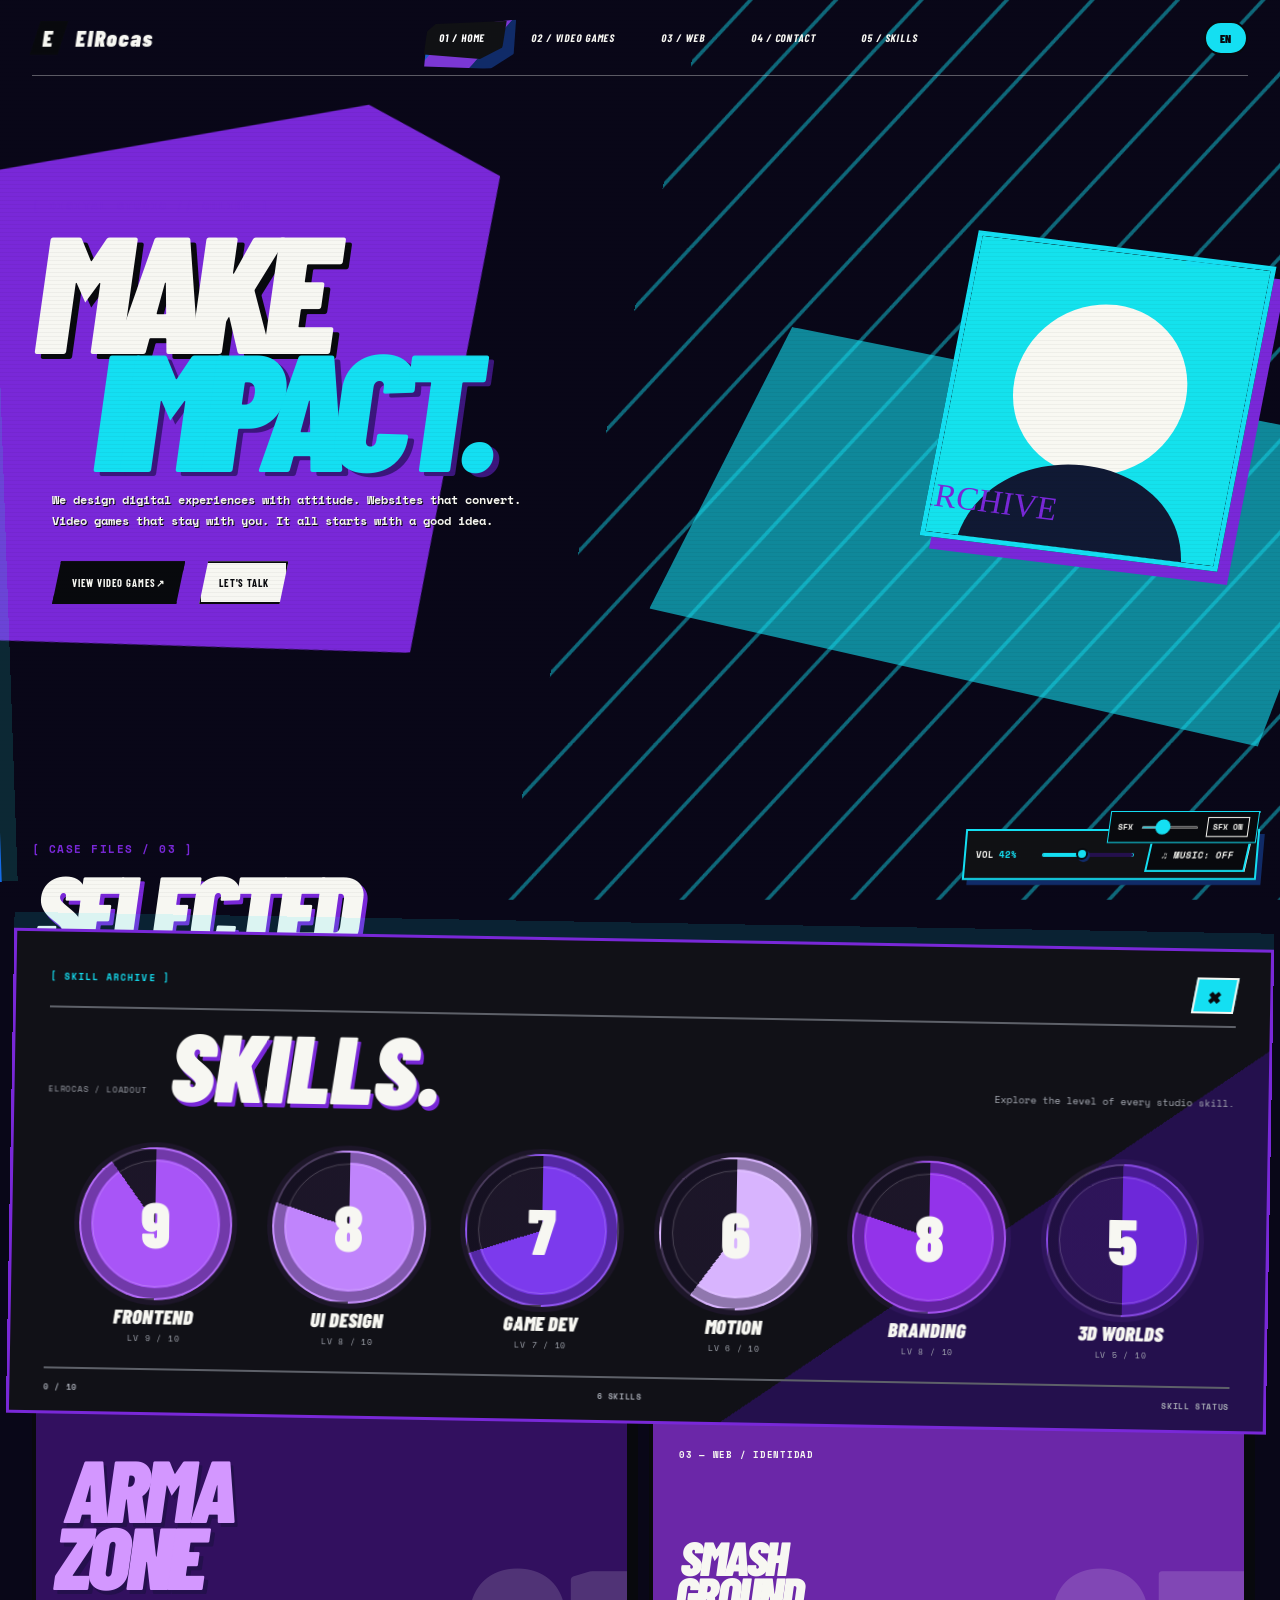
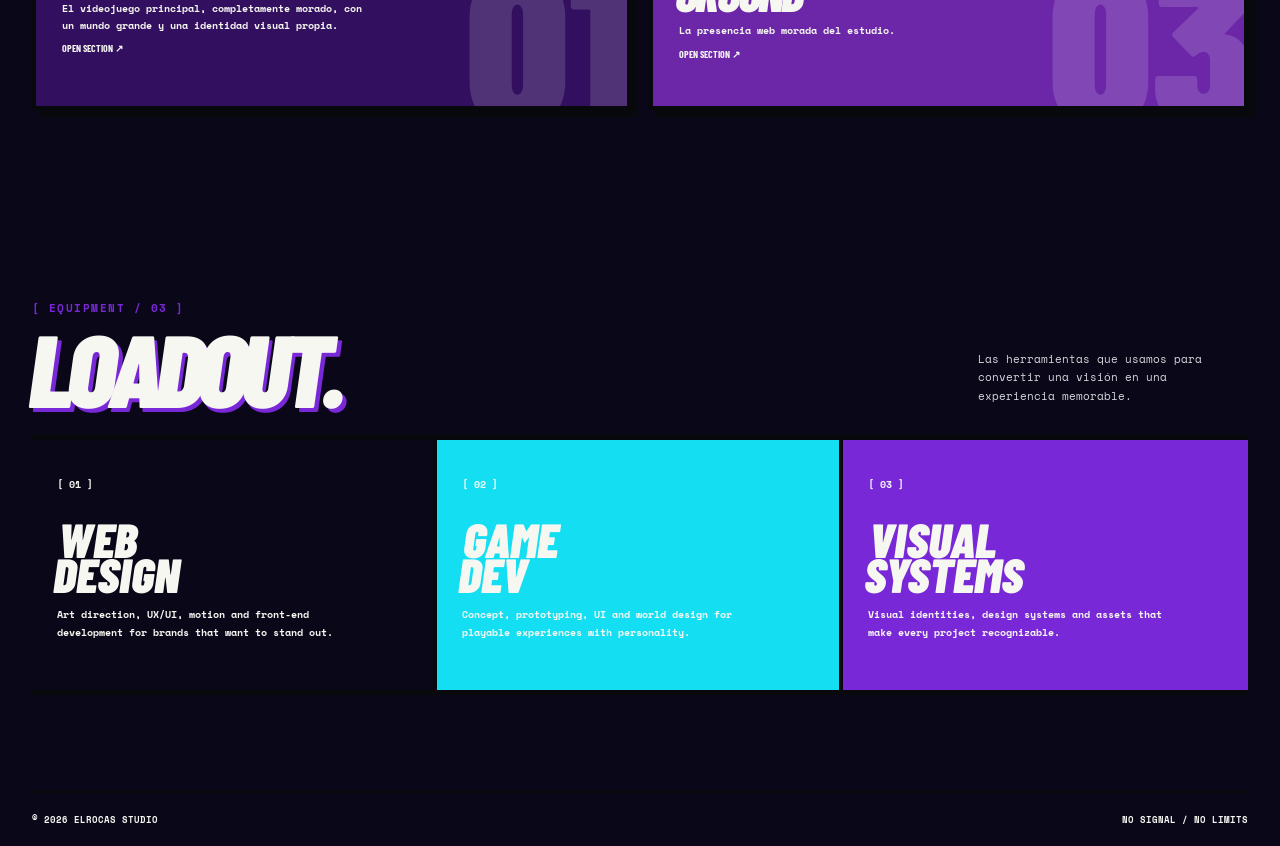
<file: index.html>
<!doctype html>
<html lang="en">
<head>
  <base href="./">
  <meta charset="utf-8">
  <meta name="viewport" content="width=device-width, initial-scale=1">
  <meta name="description" content="ElRocas portfolio: web design and video game development.">
  <title>ElRocas // Digital Portfolio</title>
  <link rel="preconnect" href="https://fonts.googleapis.com">
  <link rel="preconnect" href="https://fonts.gstatic.com" crossorigin>
  <link href="https://fonts.googleapis.com/css2?family=Barlow+Condensed:wght@500;700;800;900&family=Space+Mono:wght@400;700&display=swap" rel="stylesheet">
  <link rel="stylesheet" href="styles/styles.css">
  <link rel="stylesheet" href="styles/contact.css">
  <link rel="stylesheet" href="styles/skills.css">
  <link rel="stylesheet" href="styles/hover.css">
  <link rel="stylesheet" href="styles/transition.css">
  <script src="scripts/music.js" defer></script>
  <script src="scripts/sound.js" defer></script>
  <script src="scripts/contact.js" defer></script>
  <script src="scripts/i18n.js" defer></script>
  <script src="scripts/skills.js" defer></script>
  <script src="scripts/spa.js" defer></script>
  <script src="scripts/script.js" defer></script>
</head>
<body>
  <div class="page-transition" data-transition="home" aria-hidden="true"><span data-code="01 / HOME" data-label="DIGITAL PORTFOLIO">LOADING NEXT FILE</span></div>
  <div class="scanlines" aria-hidden="true"></div>
  <audio id="site-music" preload="none" data-src="assets/audio/portfolio-theme.mp3" data-playlist="assets/audio/portfolio-theme.mp3,assets/audio/track-two.mp3,assets/audio/track-three.mp3"></audio>
  <div class="music-control" aria-label="Controles de música">
    <label for="music-volume">VOL <output id="music-volume-value" for="music-volume">42%</output></label>
    <input id="music-volume" type="range" min="0" max="100" value="42" step="1" aria-label="Volumen de la música">
    <button class="music-toggle" type="button" aria-pressed="false">♫ MUSIC: OFF</button>
  </div>
  <div class="sound-control" aria-label="Controles de sonido de interfaz">
    <label for="sound-volume">SFX</label>
    <input id="sound-volume" type="range" min="0" max="100" value="34" step="1" aria-label="Volumen de los sonidos de interfaz">
    <button id="sound-toggle" type="button" aria-pressed="false">SFX ON</button>
  </div>
  <header class="topbar container">
    <a class="brand" href="#home" aria-label="Volver al inicio"><span class="brand-mark">E</span> ElRocas</a>
    <button class="menu-toggle" type="button" aria-label="Abrir menú" aria-expanded="false" aria-controls="main-nav"><span></span><span></span><span></span></button>
    <button class="language-toggle" type="button" data-language-toggle>EN</button>
    <nav id="main-nav" aria-label="Navegación principal">
      <a class="active" href="#home">01 / inicio</a>
      <a href="pages/games.html" data-transition="games">02 / videojuegos</a>
      <a href="pages/web.html" data-transition="web">03 / web</a>
      <a href="#" data-contact-trigger>04 / contacto</a>
      <a href="#" data-skills-trigger data-i18n="skills-button">05 / Skills</a>
    </nav>
  </header>

  <main>
    <section class="hero container" id="home">
      <div class="hero-content">
        <p class="eyebrow">[ ESTUDIO DIGITAL // ONLINE ]</p>
        <h1 data-i18n-html="hero-title">Make<br><span>impact.</span></h1>
        <p class="hero-copy">Diseñamos experiencias digitales con actitud. Sitios web que convierten. Videojuegos que se quedan contigo. Todo empieza con una buena idea.</p>
        <div class="hero-actions">
          <a class="button" href="pages/games.html" data-transition="games">Ver videojuegos <span>↗</span></a>
          <a class="button secondary" href="#" data-contact-trigger>Hablemos</a>
        </div>
      </div>
      <aside class="hud-card" aria-label="Estado del estudio">
        <!-- Sustituye el src por tu propia imagen de la tarjeta de estado. -->
        <img class="hud-card-image" src="assets/games/frame-archive.svg" alt="Tarjeta de estado de ElRocas">
      </aside>
    </section>

    <section class="section container" id="work">
      <div class="section-heading">
        <div><p class="eyebrow">[ CASE FILES / 03 ]</p><h2 data-i18n-html="work-title">Selected<br>work.</h2></div>
        <p>Una selección de proyectos donde estrategia, diseño y tecnología se cruzan para crear algo que merece ser visto.</p>
      </div>
      <div class="filter-bar" role="group" aria-label="Filtrar proyectos">
        <button class="filter active" type="button" data-filter="all">Todos</button>
        <button class="filter" type="button" data-filter="web">Web</button>
        <button class="filter" type="button" data-filter="game">Videojuegos</button>
      </div>
      <div class="projects">
        <article class="project large" data-number="01" data-category="game" data-title="Armazone" data-description="El proyecto principal: una aventura morada con identidad visual, interfaz de usuario y experiencia de juego.">
          <span class="tag">01 — videojuego / proyecto principal</span><div class="project-icon"></div>
          <h3>Arma<br>zone</h3><p>El videojuego principal, completamente morado, con un mundo grande y una identidad visual propia.</p>
          <a class="project-link" href="pages/games.html" data-transition="games">Abrir sección ↗</a>
        </article>
        <article class="project" data-number="02" data-category="game" data-title="Pepe Souls" data-description="Videojuego secundario de color amarillo con combates breves y personalidad propia.">
          <span class="tag">02 — videojuego / secundario</span><h3>Pepe<br>souls</h3><p>El juego amarillo, más pequeño, directo y desenfadado.</p>
          <a class="project-link" href="pages/games/pepe-souls.html" target="_blank" rel="noopener">Abrir juego ↗</a>
        </article>
        <article class="project" data-number="03" data-category="web" data-title="Smash Ground" data-description="La página web morada del estudio y su identidad digital.">
          <span class="tag">03 — web / identidad</span><h3>Smash<br>Ground</h3><p>La presencia web morada del estudio.</p>
          <a class="project-link" href="pages/web.html" data-transition="web">Abrir sección ↗</a>
        </article>
      </div>
    </section>

    <section class="section container" id="services">
      <div class="section-heading"><div><p class="eyebrow">[ EQUIPMENT / 03 ]</p><h2 data-i18n-html="loadout-title">Loadout.</h2></div><p>Las herramientas que usamos para convertir una visión en una experiencia memorable.</p></div>
      <div class="services">
        <article class="service"><span class="service-number">[ 01 ]</span><h3>Web<br>design</h3><p>Dirección de arte, UX/UI, motion y desarrollo front-end para marcas que quieren destacar.</p></article>
        <article class="service"><span class="service-number">[ 02 ]</span><h3>Game<br>dev</h3><p>Concepto, prototipado, UI y diseño de mundos para experiencias jugables con personalidad.</p></article>
        <article class="service"><span class="service-number">[ 03 ]</span><h3>Visual<br>systems</h3><p>Identidades visuales, sistemas de diseño y assets que hacen reconocible cada proyecto.</p></article>
      </div>
    </section>

  </main>

  <footer class="container"><span>© <span id="year">2026</span> ELROCAS STUDIO</span><span>NO SIGNAL / NO LIMITS</span></footer>
  <div id="contact-root"></div>
  <div id="skills-root"></div>
</body>
</html>
</file>
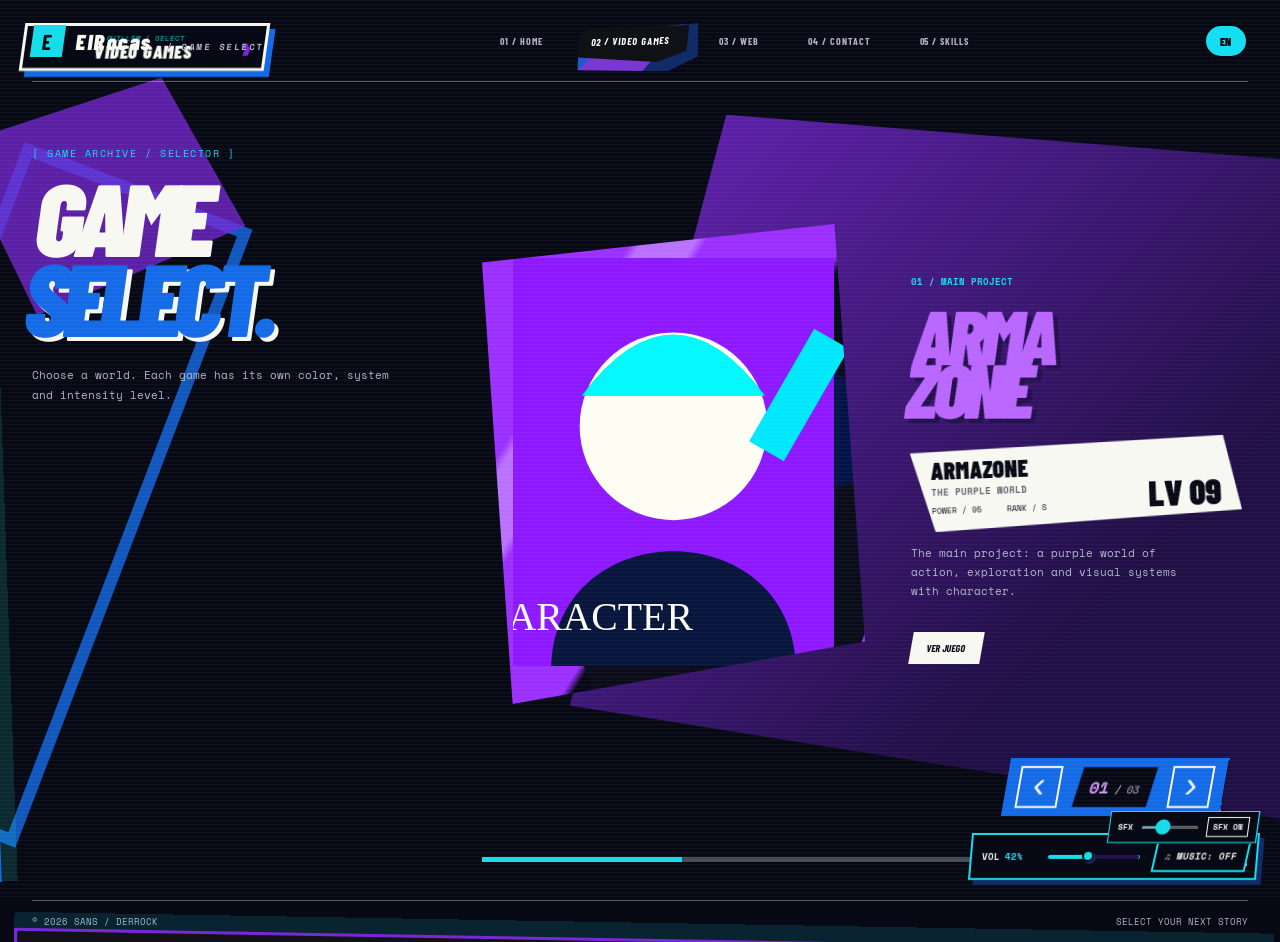
<file: pages/games.html>
<!doctype html>

<html lang="en">

<head>

  <base href="../">

  <meta charset="utf-8">

  <meta name="viewport" content="width=device-width, initial-scale=1">

  <meta name="description" content="Video games and interactive experiences by Nebula 09.">

  <title>ElRocas // Game Select</title>

  <link rel="preconnect" href="https://fonts.googleapis.com">

  <link rel="preconnect" href="https://fonts.gstatic.com" crossorigin>

  <link href="https://fonts.googleapis.com/css2?family=Barlow+Condensed:wght@500;700;800;900&family=Space+Mono:wght@400;700&display=swap" rel="stylesheet">

  <link rel="stylesheet" href="styles/games.css">

  <link rel="stylesheet" href="styles/contact.css">

  <link rel="stylesheet" href="styles/skills.css">

  <link rel="stylesheet" href="styles/hover.css">

  <link rel="stylesheet" href="styles/transition.css">

  <script src="scripts/music.js" defer></script>

  <script src="scripts/sound.js" defer></script>

  <script src="scripts/contact.js" defer></script>

  <script src="scripts/skills.js" defer></script>

  <script src="scripts/i18n.js" defer></script>

  <script src="scripts/spa.js" defer></script>

  <script src="scripts/games.js" defer></script>

</head>

<body class="games-page">

  <div class="page-transition" data-transition="games" aria-hidden="true"><span data-code="02 / PLAY" data-label="GAME SELECT">LOADING GAME FILE</span></div>

  <audio id="site-music" preload="none" data-src="assets/audio/portfolio-theme.mp3" data-playlist="assets/audio/portfolio-theme.mp3,assets/audio/track-two.mp3,assets/audio/track-three.mp3"></audio>

  <div class="music-control" aria-label="Controles de música">

    <label for="music-volume">VOL <output id="music-volume-value" for="music-volume">42%</output></label>

    <input id="music-volume" type="range" min="0" max="100" value="42" step="1" aria-label="Volumen de la música">

    <button class="music-toggle" type="button" aria-pressed="false"> MUSIC: OFF</button>

  </div>

  <div class="sound-control" aria-label="Controles de sonido de interfaz">

    <label for="sound-volume">SFX</label>

    <input id="sound-volume" type="range" min="0" max="100" value="34" step="1" aria-label="Volumen de los sonidos de interfaz">

    <button id="sound-toggle" type="button" aria-pressed="false">SFX ON</button>

  </div>

  <div class="mode-selector" aria-label="Cambiar sección">

    <a class="mode-arrow" href="pages/web.html" data-transition="web" aria-label="Ir a web">&#x2039;</a>

    <div><span>GUILLEM / SELECT</span><strong>VIDEO GAMES</strong></div>

    <a class="mode-arrow" href="pages/web.html" data-transition="web" aria-label="Ir a web">&#x203A;</a>

  </div>

  <header class="games-header">

    <a class="game-logo" href="index.html" data-transition="home"><b>E</b> ElRocas <small>/ GAME SELECT</small></a>

    <nav id="games-navigation"><a href="index.html" data-transition="home">01 / inicio</a><a class="active" href="pages/games.html">02 / videojuegos</a><a href="pages/web.html" data-transition="web">03 / web</a><a href="#" data-contact-trigger>04 / contacto</a><a href="#" data-skills-trigger>05 / Skills</a></nav>

    <div class="header-actions">
      <button class="language-toggle" type="button" data-language-toggle>EN</button>
      <button class="game-menu" type="button" aria-label="Abrir menú" aria-expanded="false" aria-controls="games-navigation"><span></span><span></span><span></span></button>
    </div>

  </header>

  <main>

    <section class="game-intro">

      <div class="side-label">VILAFRANCA ARCHIVE <b>03 / 05</b></div>

      <div class="game-copy"><p class="eyebrow">[ GAME ARCHIVE / SELECTOR ]</p><h1 data-i18n-html="game-title">Game<br><em>select.</em></h1><p>Elige un mundo. Cada juego tiene su propio color, sistema y nivel de intensidad.</p></div>

      <div class="carousel-controls" aria-label="Controles de proyectos">

        <button class="arrow prev" type="button" aria-label="Proyecto anterior"><span aria-hidden="true">&#x2039;</span></button>

        <span class="selector-count"><b id="slide-current">01</b> / <i id="slide-total">03</i></span>

        <button class="arrow next" type="button" aria-label="Siguiente proyecto"><span aria-hidden="true">&#x203A;</span></button>

      </div>

      <div class="game-carousel" tabindex="0">

        <article class="game-slide is-current game-armazone" data-index="01" data-color="purple">

          <div class="slide-art art-fall">

            <!-- Sustituye el src por la ruta de tu imagen de Armazone, por ejemplo: assets/games/armazone-selector.png -->

            <img class="selector-art-image" src="assets/games/frame-character.svg" alt="Diseño de Armazone">

            <i></i><div class="art-character art-character-purple"></div>

          </div>

          <div class="slide-info"><p class="slide-type">01 / MAIN PROJECT</p><h2>Arma<br>zone</h2><div class="stat-panel"><strong>ARMAZONE</strong><span>THE PURPLE WORLD</span><b>LV 09</b><small>POWER / 95 &nbsp;  &nbsp; RANK / S</small></div><p>El proyecto principal: un mundo morado de acción, exploración y sistemas visuales con carácter.</p><a class="game-cta" href="pages/games/armazone.html" target="_blank" rel="noopener">Ver juego </a></div>

        </article>

        <article class="game-slide game-pepe" data-index="02" data-color="yellow">

          <div class="slide-art art-rift">

            <!-- Sustituye el src por la ruta de tu imagen de Pepe Souls, por ejemplo: assets/games/pepe-souls-selector.png -->

            <img class="selector-art-image" src="assets/games/frame-character.svg" alt="Diseño de Pepe Souls">

            <i></i><div class="art-character art-character-yellow"></div>

          </div>

          <div class="slide-info"><p class="slide-type">02 / SECONDARY PROJECT</p><h2>Pepe<br>souls</h2><div class="stat-panel"><strong>PEPE SOULS</strong><span>THE YELLOW RUN</span><b>LV 06</b><small>POWER / 61 &nbsp;  &nbsp; RANK / A</small></div><p>Una aventura amarilla, más pequeña y directa, donde cada combate tiene una historia detrás.</p><a class="game-cta" href="pages/games/pepe-souls.html" target="_blank" rel="noopener">Ver juego </a></div>

        </article>

        <article class="game-slide game-straghess" data-index="03" data-color="dark-red">

          <div class="slide-art art-echo">

            <!-- Sustituye el src por la ruta de tu imagen de Straghess, por ejemplo: assets/games/straghess-selector.png -->

            <img class="selector-art-image" src="assets/games/frame-character.svg" alt="Diseño de Straghess">

            <i></i><div class="art-character art-character-red"></div>

          </div>

          <div class="slide-info"><p class="slide-type">03 / DARK PROJECT</p><h2>Strag<br>hess</h2><div class="stat-panel"><strong>STRAGHESS</strong><span>THE DARK SIGNAL</span><b>LV 08</b><small>POWER / 82 &nbsp;  &nbsp; RANK / A+</small></div><p>Un proyecto rojo oscuro, extraño y atmosférico, construido alrededor de la tensión.</p><a class="game-cta" href="pages/games/straghess.html" target="_blank" rel="noopener">Ver juego </a></div>

        </article>

      </div>

      <div class="story-track" aria-label="Navegación de proyectos"><div class="story-line"><span></span></div><div class="story-dots"><button class="is-current" data-go="0" aria-label="Ir al proyecto 1"></button><button data-go="1" aria-label="Ir al proyecto 2"></button><button data-go="2" aria-label="Ir al proyecto 3"></button></div><small>USE &#x2190; &#x2192; / SWIPE</small></div>

    </section>

  </main>

  <footer class="game-footer"><span>© 2026 SANS / DERROCK</span><span>SELECT YOUR NEXT STORY</span></footer>

  <div id="contact-root"></div>

  <div id="skills-root"></div>

</body>

</html>
</file>
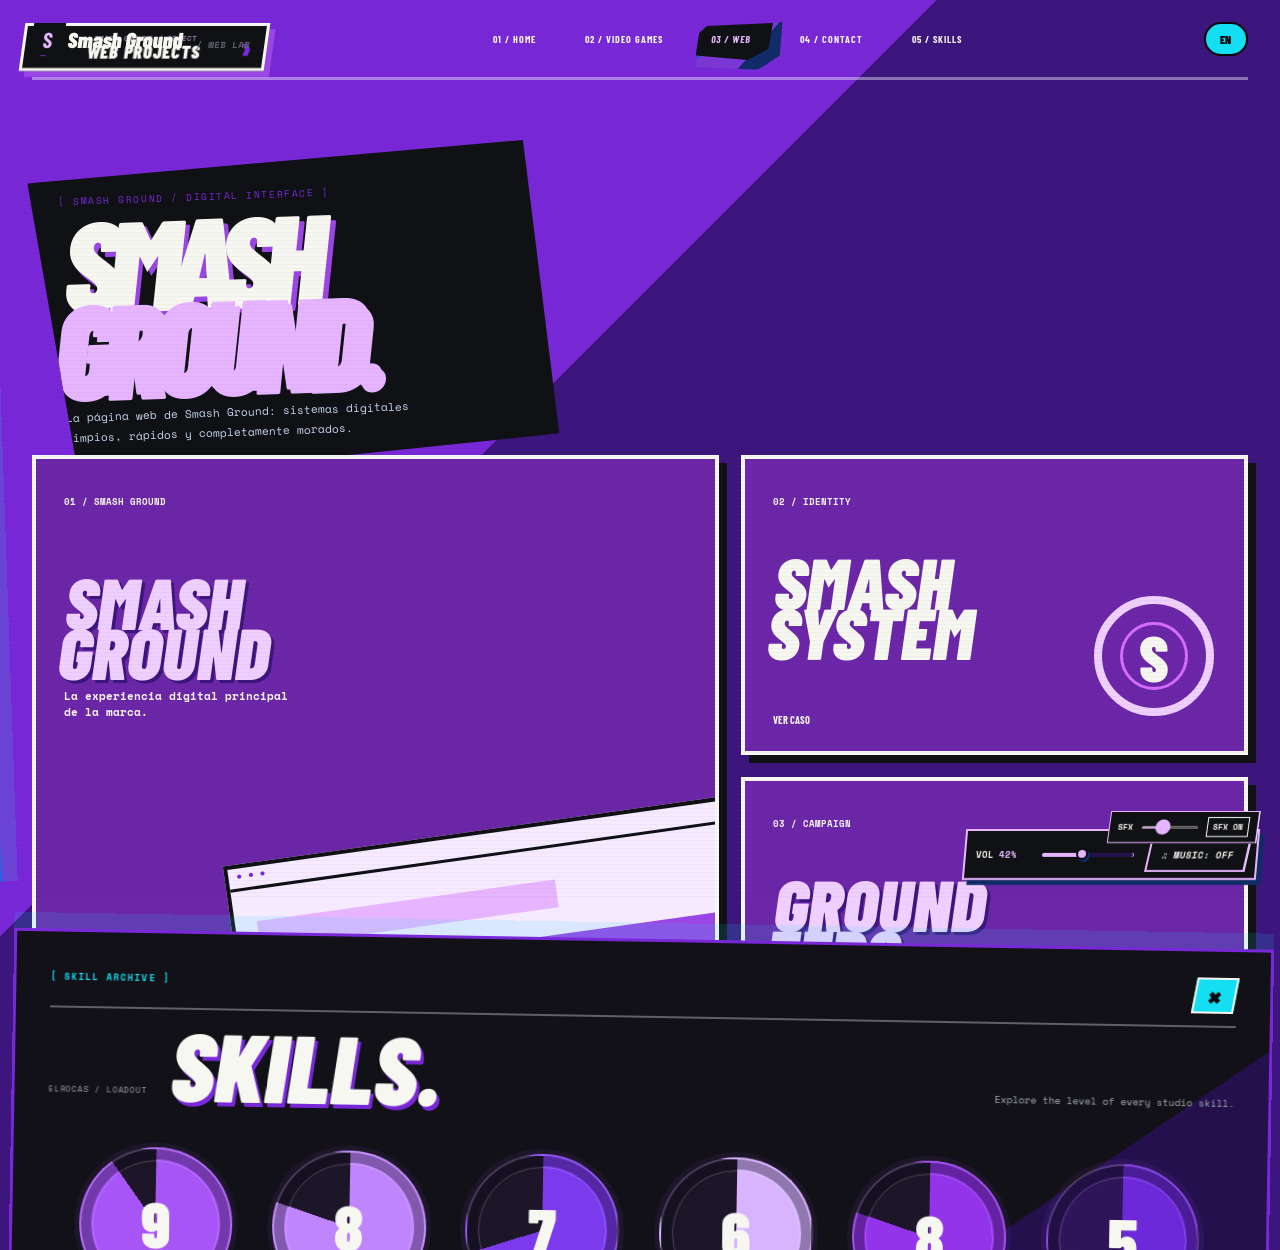
<file: pages/web.html>
<!doctype html>

<html lang="en">

<head>

  <base href="../">

  <meta charset="utf-8"><meta name="viewport" content="width=device-width, initial-scale=1">

  <meta name="description" content="Web design and development by Smash Ground.">

  <title>Smash Ground // Web Lab</title>

  <link rel="preconnect" href="https://fonts.googleapis.com"><link rel="preconnect" href="https://fonts.gstatic.com" crossorigin>

  <link href="https://fonts.googleapis.com/css2?family=Barlow+Condensed:wght@500;700;800;900&family=Space+Mono:wght@400;700&display=swap" rel="stylesheet">

  <link rel="stylesheet" href="styles/web.css"><link rel="stylesheet" href="styles/contact.css"><link rel="stylesheet" href="styles/skills.css"><link rel="stylesheet" href="styles/hover.css"><link rel="stylesheet" href="styles/transition.css"><script src="scripts/music.js" defer></script><script src="scripts/sound.js" defer></script><script src="scripts/contact.js" defer></script><script src="scripts/i18n.js" defer></script><script src="scripts/skills.js" defer></script><script src="scripts/spa.js" defer></script><script src="scripts/web.js" defer></script>

</head>

<body class="web-page">

  <div class="page-transition" data-transition="web" aria-hidden="true"><span data-code="03 / LINK" data-label="WEB PROJECTS">OPENING WEB LAB</span></div>

  <audio id="site-music" preload="none" data-src="assets/audio/portfolio-theme.mp3" data-playlist="assets/audio/portfolio-theme.mp3,assets/audio/track-two.mp3,assets/audio/track-three.mp3"></audio>

  <div class="music-control" aria-label="Controles de música">

    <label for="music-volume">VOL <output id="music-volume-value" for="music-volume">42%</output></label>

    <input id="music-volume" type="range" min="0" max="100" value="42" step="1" aria-label="Volumen de la música">

    <button class="music-toggle" type="button" aria-pressed="false"> MUSIC: OFF</button>

  </div>

  <div class="sound-control" aria-label="Controles de sonido de interfaz">

    <label for="sound-volume">SFX</label>

    <input id="sound-volume" type="range" min="0" max="100" value="34" step="1" aria-label="Volumen de los sonidos de interfaz">

    <button id="sound-toggle" type="button" aria-pressed="false">SFX ON</button>

  </div>

  <div class="mode-selector" aria-label="Cambiar sección">

    <a class="mode-arrow" href="pages/games.html" data-transition="games" aria-label="Ir a videojuegos">&#x2039;</a>

    <div><span>SMASH GROUND / SELECT</span><strong>WEB PROJECTS</strong></div>

    <a class="mode-arrow" href="pages/games.html" data-transition="games" aria-label="Ir a videojuegos">&#x203A;</a>

  </div>

  <header class="web-header">

    <a class="web-logo" href="index.html" data-transition="home"><b>S</b> Smash Ground <small>/ WEB LAB</small></a>

    <nav id="web-navigation"><a href="index.html" data-transition="home">01 / inicio</a><a href="pages/games.html" data-transition="games">02 / videojuegos</a><a class="active" href="pages/web.html">03 / web</a><a href="#" data-contact-trigger>04 / contacto</a><a href="#" data-skills-trigger>05 / Skills</a></nav>

    <div class="header-actions">
      <button class="language-toggle" type="button" data-language-toggle>EN</button>
      <button class="web-menu" type="button" aria-label="Abrir menú" aria-expanded="false" aria-controls="web-navigation"><span></span><span></span><span></span></button>
    </div>

  </header>

  <main class="web-main">

    <div class="social-heading"><p class="eyebrow">[ SMASH GROUND / DIGITAL INTERFACE ]</p><h1 data-i18n-html="web-title">Smash<br><span>Ground.</span></h1><p class="web-lead">La página web de Smash Ground: sistemas digitales limpios, rápidos y completamente morados.</p></div>

    <section class="web-grid">

      <article class="web-card web-card-main"><span>01 / SMASH GROUND</span><h2>Smash<br>Ground</h2><p>La experiencia digital principal de la marca.</p><div class="browser-mock"><i></i><b></b><em></em></div><a href="mailto:hola@smashground.studio">Ver caso </a></article>

      <article class="web-card web-card-cyan"><span>02 / IDENTITY</span><h2>Smash<br>system</h2><div class="orbit">S</div><a href="mailto:hola@smashground.studio">Ver caso </a></article>

      <article class="web-card web-card-dark"><span>03 / CAMPAIGN</span><h2>Ground<br>zero</h2><p>Landing pages, sistemas de marca y motion para proyectos que necesitan impacto.</p><a href="mailto:hola@smashground.studio">Ver caso </a></article>

    </section>

    <div class="social-controls"><button type="button" aria-label="Anterior">&#x2190;</button><span>WEB / 03</span><button type="button" aria-label="Siguiente">&#x2192;</button></div>

  </main>

  <footer class="web-footer"><span>© 2026 SMASH GROUND</span><span>MAKE IT CLICK</span></footer>

  <div id="contact-root"></div>

  <div id="skills-root"></div>

</body>

</html>
</file>
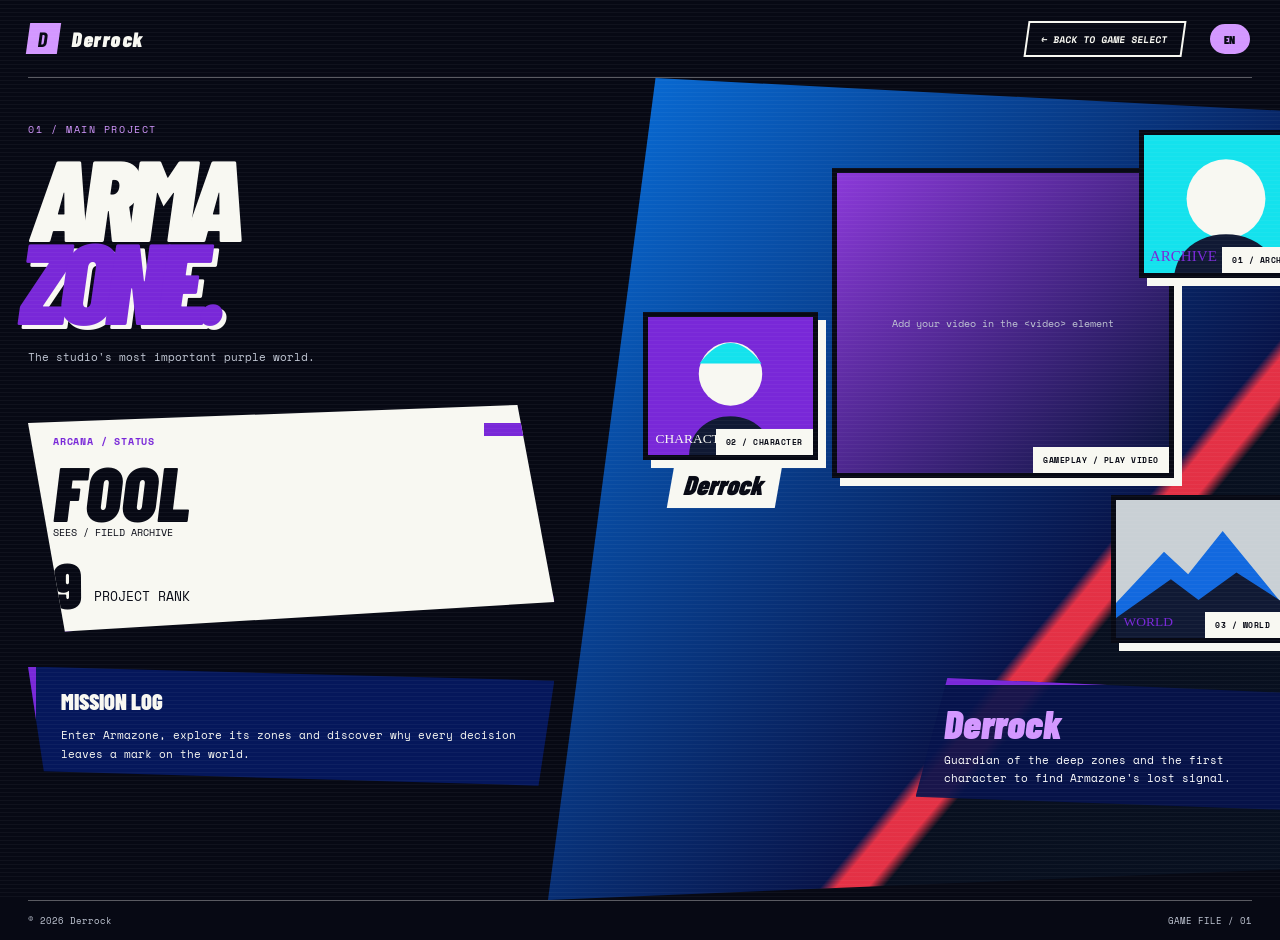
<file: pages/games/armazone.html>
<!doctype html><html lang="es"><head>

  <base href="../../"><meta charset="utf-8"><meta name="viewport" content="width=device-width,initial-scale=1"><title>ElRocas // ARMAZONE</title><link rel="preconnect" href="https://fonts.googleapis.com"><link rel="preconnect" href="https://fonts.gstatic.com" crossorigin><link href="https://fonts.googleapis.com/css2?family=Barlow+Condensed:wght@500;700;800;900&family=Space+Mono:wght@400;700&display=swap" rel="stylesheet"><link rel="stylesheet" href="styles/game-detail.css"><script src="scripts/i18n.js" defer></script><script src="scripts/game-detail.js" defer></script></head><body data-game="after"><div class="detail-shell"><header class="detail-header"><a class="detail-logo" href="pages/games.html"><b>D</b> Derrock</a><a class="detail-back" href="pages/games.html"> VOLVER A GAME SELECT</a><button class="language-toggle detail-language-toggle" type="button" data-language-toggle>EN</button></header><main class="detail-main"><div class="detail-grid"><section><p class="detail-kicker" data-detail-code></p><h1 class="detail-title" data-detail-title></h1><p class="detail-subtitle" data-detail-subtitle></p><div class="hud-panel"><span class="hud-label">ARCANA / STATUS</span><h2>Fool</h2><p>SEES / FIELD ARCHIVE</p><div class="rank"><b data-rank></b><div><span class="stars"></span><br><small>PROJECT RANK</small></div></div></div><div class="detail-description"><h3>Mission log</h3><p data-detail-description></p></div></section><section class="visual-board" aria-label="Galería multimedia de Armazone"><figure class="media-frame media-video"><video controls playsinline preload="metadata" poster="assets/games/frame-poster.svg"><!-- Añade aquí tu vídeo: src="assets/games/after-the-fall.mp4" --></video><figcaption>GAMEPLAY / PLAY VIDEO</figcaption></figure><figure class="media-frame media-image media-one"><img src="assets/games/frame-archive.svg" alt="Arte conceptual de Armazone" loading="lazy"><figcaption>01 / ARCHIVE</figcaption></figure><figure class="media-frame media-image media-two"><img src="assets/games/frame-character.svg" alt="Arte de personaje de Armazone" loading="lazy"><figcaption>02 / CHARACTER</figcaption></figure><figure class="media-frame media-image media-three"><img src="assets/games/frame-world.svg" alt="Escenario de Armazone" loading="lazy"><figcaption>03 / WORLD</figcaption></figure><strong class="portrait-label" data-character-name></strong><div class="character-copy"><h3 data-character-name></h3><p data-character-copy></p></div></section></div></main><footer class="detail-footer"><span>© 2026 Derrock</span><span>GAME FILE / 01</span></footer></div></body></html>
</file>
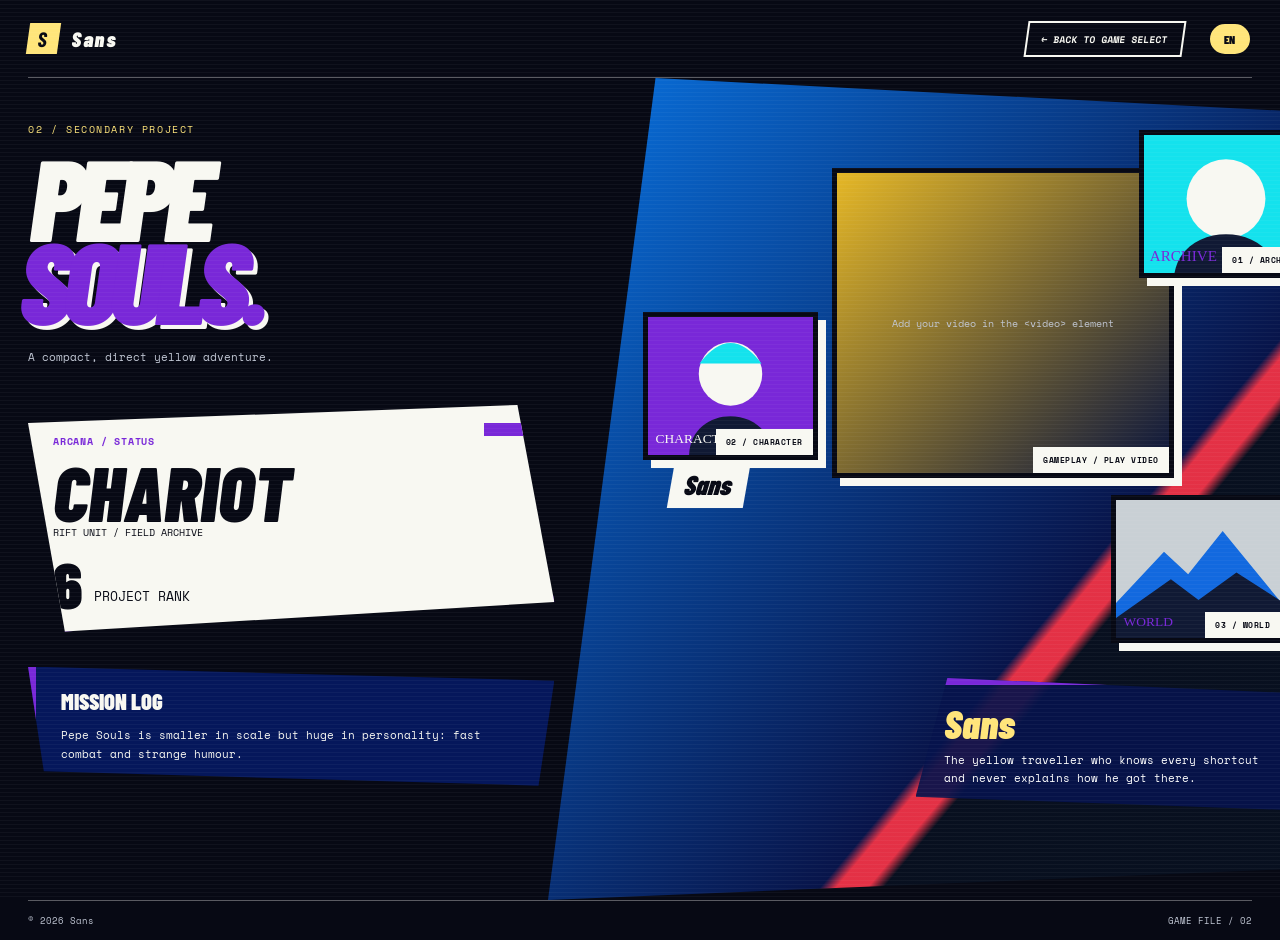
<file: pages/games/pepe-souls.html>
<!doctype html><html lang="es"><head>

  <base href="../../"><meta charset="utf-8"><meta name="viewport" content="width=device-width,initial-scale=1"><title>Guillem // PEPE SOULS</title><link rel="preconnect" href="https://fonts.googleapis.com"><link rel="preconnect" href="https://fonts.gstatic.com" crossorigin><link href="https://fonts.googleapis.com/css2?family=Barlow+Condensed:wght@500;700;800;900&family=Space+Mono:wght@400;700&display=swap" rel="stylesheet"><link rel="stylesheet" href="styles/game-detail.css"><script src="scripts/i18n.js" defer></script><script src="scripts/game-detail.js" defer></script></head><body data-game="rift"><div class="detail-shell"><header class="detail-header"><a class="detail-logo" href="pages/games.html"><b>S</b> Sans</a><a class="detail-back" href="pages/games.html"> VOLVER A GAME SELECT</a><button class="language-toggle detail-language-toggle" type="button" data-language-toggle>EN</button></header><main class="detail-main"><div class="detail-grid"><section><p class="detail-kicker" data-detail-code></p><h1 class="detail-title" data-detail-title></h1><p class="detail-subtitle" data-detail-subtitle></p><div class="hud-panel"><span class="hud-label">ARCANA / STATUS</span><h2>Chariot</h2><p>RIFT UNIT / FIELD ARCHIVE</p><div class="rank"><b data-rank></b><div><span class="stars"></span><br><small>PROJECT RANK</small></div></div></div><div class="detail-description"><h3>Mission log</h3><p data-detail-description></p></div></section><section class="visual-board" aria-label="Galería multimedia de Pepe Souls"><figure class="media-frame media-video"><video controls playsinline preload="metadata" poster="assets/games/frame-poster.svg"><!-- Añade aquí tu vídeo: src="assets/games/rift-protocol.mp4" --></video><figcaption>GAMEPLAY / PLAY VIDEO</figcaption></figure><figure class="media-frame media-image media-one"><img src="assets/games/frame-archive.svg" alt="Arte conceptual de Pepe Souls" loading="lazy"><figcaption>01 / ARCHIVE</figcaption></figure><figure class="media-frame media-image media-two"><img src="assets/games/frame-character.svg" alt="Arte de personaje de Pepe Souls" loading="lazy"><figcaption>02 / CHARACTER</figcaption></figure><figure class="media-frame media-image media-three"><img src="assets/games/frame-world.svg" alt="Escenario de Pepe Souls" loading="lazy"><figcaption>03 / WORLD</figcaption></figure><strong class="portrait-label" data-character-name></strong><div class="character-copy"><h3 data-character-name></h3><p data-character-copy></p></div></section></div></main><footer class="detail-footer"><span>© 2026 Sans</span><span>GAME FILE / 02</span></footer></div></body></html>
</file>
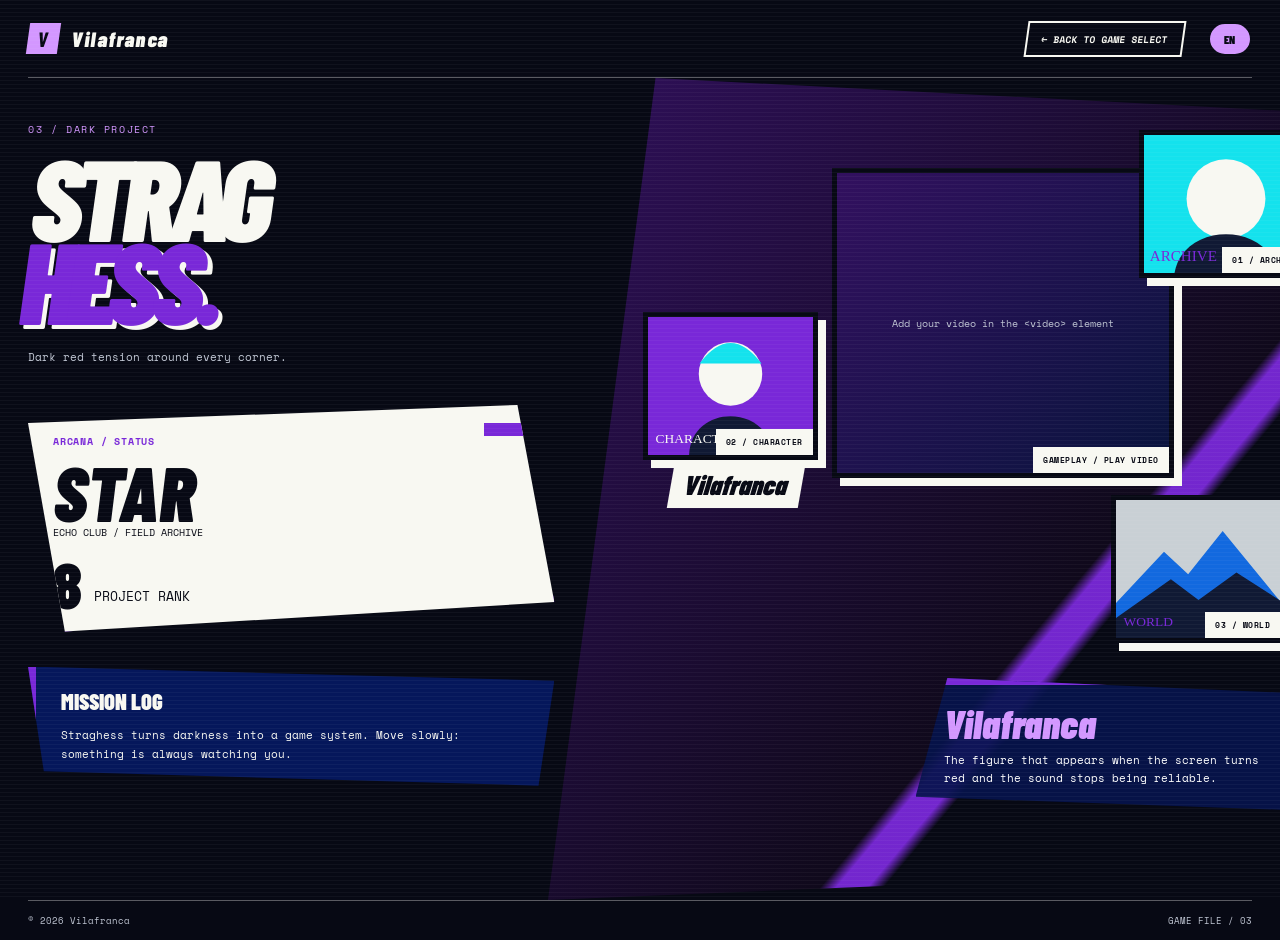
<file: pages/games/straghess.html>
<!doctype html><html lang="es"><head>

  <base href="../../"><meta charset="utf-8"><meta name="viewport" content="width=device-width,initial-scale=1"><title>Derrock // STRAGHESS</title><link rel="preconnect" href="https://fonts.googleapis.com"><link rel="preconnect" href="https://fonts.gstatic.com" crossorigin><link href="https://fonts.googleapis.com/css2?family=Barlow+Condensed:wght@500;700;800;900&family=Space+Mono:wght@400;700&display=swap" rel="stylesheet"><link rel="stylesheet" href="styles/game-detail.css"><script src="scripts/i18n.js" defer></script><script src="scripts/game-detail.js" defer></script></head><body data-game="echo"><div class="detail-shell"><header class="detail-header"><a class="detail-logo" href="pages/games.html"><b>V</b> Vilafranca</a><a class="detail-back" href="pages/games.html"> VOLVER A GAME SELECT</a><button class="language-toggle detail-language-toggle" type="button" data-language-toggle>EN</button></header><main class="detail-main"><div class="detail-grid"><section><p class="detail-kicker" data-detail-code></p><h1 class="detail-title" data-detail-title></h1><p class="detail-subtitle" data-detail-subtitle></p><div class="hud-panel"><span class="hud-label">ARCANA / STATUS</span><h2>Star</h2><p>ECHO CLUB / FIELD ARCHIVE</p><div class="rank"><b data-rank></b><div><span class="stars"></span><br><small>PROJECT RANK</small></div></div></div><div class="detail-description"><h3>Mission log</h3><p data-detail-description></p></div></section><section class="visual-board" aria-label="Galería multimedia de Straghess"><figure class="media-frame media-video"><video controls playsinline preload="metadata" poster="assets/games/frame-poster.svg"><!-- Añade aquí tu vídeo: src="assets/games/echo-season.mp4" --></video><figcaption>GAMEPLAY / PLAY VIDEO</figcaption></figure><figure class="media-frame media-image media-one"><img src="assets/games/frame-archive.svg" alt="Arte conceptual de Straghess" loading="lazy"><figcaption>01 / ARCHIVE</figcaption></figure><figure class="media-frame media-image media-two"><img src="assets/games/frame-character.svg" alt="Arte de personaje de Straghess" loading="lazy"><figcaption>02 / CHARACTER</figcaption></figure><figure class="media-frame media-image media-three"><img src="assets/games/frame-world.svg" alt="Escenario de Straghess" loading="lazy"><figcaption>03 / WORLD</figcaption></figure><strong class="portrait-label" data-character-name></strong><div class="character-copy"><h3 data-character-name></h3><p data-character-copy></p></div></section></div></main><footer class="detail-footer"><span>© 2026 Vilafranca</span><span>GAME FILE / 03</span></footer></div></body></html>
</file>
<file: styles/styles.css>
:root {
  --blue: #087ee8;
  --blue-deep: #0648b8;
  --cyan: #14dff2;
  --red: #7928d8;
  --black: #08090d;
  --white: #f7f7f2;
  --grey: #d6d9dd;
  --display: "Barlow Condensed", Impact, sans-serif;
  --mono: "Space Mono", monospace;
}

* { box-sizing: border-box; }
html { scroll-behavior: smooth; }
body {
  margin: 0;
  overflow-x: hidden;
  color: var(--white);
  background: #090718;
  font-family: var(--mono);
}
body::before {
  position: fixed;
  z-index: 20;
  inset: 0;
  pointer-events: none;
  opacity: .08;
  content: "";
  background: repeating-linear-gradient(0deg, transparent 0 3px, #111 4px);
}
.scanlines {
  position: fixed;
  z-index: -1;
  top: 0;
  right: -12vw;
  width: 65vw;
  height: 100vh;
  pointer-events: none;
  background: repeating-linear-gradient(125deg, transparent 0 34px, rgba(20, 223, 242, .45) 35px 38px, transparent 39px 70px);
  transform: skewX(-13deg);
}
a { color: inherit; text-decoration: none; }
button { font: inherit; }
.container { width: min(1240px, calc(100% - 64px)); margin: auto; }
.page-transition {
  position: fixed;
  z-index: 100;
  inset: 0;
  display: grid;
  place-items: center;
  color: var(--white);
  background: var(--black);
  font: 700 .75rem var(--mono);
  letter-spacing: .16em;
  pointer-events: none;
  transform: translateX(100%);
}
.page-transition span { opacity: 0; }
.page-transition.is-active { animation: page-wipe .62s cubic-bezier(.76,0,.16,1) forwards; }
.page-transition.is-active span { animation: page-label .42s ease forwards; }
@keyframes page-wipe { 42% { transform: translateX(0); } 100% { transform: translateX(-100%); } }
@keyframes page-label { 25% { opacity: 1; } 75% { opacity: 1; } }
.music-toggle{position:fixed;z-index:40;right:22px;bottom:20px;padding:9px 12px;color:var(--white);background:var(--black);border:2px solid var(--cyan);font:700 .58rem var(--mono);cursor:pointer;transform:skewX(-8deg);transition:.2s}.music-toggle:hover,.music-toggle.is-playing{color:var(--black);background:var(--cyan)}
.music-control{position:fixed;z-index:40;right:22px;bottom:20px;display:flex;align-items:center;gap:10px;padding:6px 8px 6px 10px;color:var(--white);background:var(--black);border:2px solid var(--cyan);font:700 .55rem var(--mono);transform:skewX(-8deg)}
.music-control label{display:flex;gap:5px;align-items:center;white-space:nowrap}
.music-control output{min-width:31px;color:var(--cyan)}
.music-control input{width:92px;height:4px;accent-color:var(--cyan);cursor:pointer}
.music-control input[type="range"] {
  appearance: none;
  background: #24104d;
  border: 1px solid var(--cyan);
  border-radius: 3px;
}
.music-control input[type="range"]::-webkit-slider-runnable-track {
  height: 4px;
  background: linear-gradient(90deg, var(--cyan) var(--volume-progress, 42%), #24104d var(--volume-progress, 42%));
  border-radius: 2px;
}
.music-control input[type="range"]::-moz-range-track {
  height: 4px;
  background: linear-gradient(90deg, var(--cyan) var(--volume-progress, 42%), #24104d var(--volume-progress, 42%));
  border-radius: 2px;
}
.music-control input[type="range"]::-webkit-slider-thumb {
  appearance: none;
  width: 12px;
  height: 12px;
  margin-top: -5px;
  background: var(--cyan);
  border: 2px solid var(--black);
  border-radius: 50%;
}
.music-control input[type="range"]::-moz-range-thumb {
  width: 12px;
  height: 12px;
  background: var(--cyan);
  border: 2px solid var(--black);
  border-radius: 50%;
}
.music-control:focus-within{box-shadow:4px 0 0 var(--red)}
.language-shift .scanlines{animation:decor-shift .7s cubic-bezier(.22,.8,.24,1)}
.language-shift .hero::before{animation:shape-shift-left .7s cubic-bezier(.22,.8,.24,1)}
.language-shift .hero::after{animation:shape-shift-right .7s cubic-bezier(.22,.8,.24,1)}
@keyframes decor-shift{0%{transform:skewX(-13deg) translateX(0) rotate(0)}45%{transform:skewX(-13deg) translateX(-22px) rotate(-2deg)}100%{transform:skewX(-13deg) translateX(0) rotate(0)}}
@keyframes shape-shift-left{0%{transform:rotate(-5deg) translate(0)}45%{transform:rotate(-8deg) translate(18px,-8px)}100%{transform:rotate(-5deg) translate(0)}}
@keyframes shape-shift-right{0%{transform:rotate(6deg) translate(0)}45%{transform:rotate(9deg) translate(-20px,8px)}100%{transform:rotate(6deg) translate(0)}}
@media (prefers-reduced-motion: reduce) {
  .language-shift .scanlines,
  .language-shift .hero::before,
  .language-shift .hero::after { animation: none; }
}
:root{--blue:#7928d8;--blue-deep:#3c167d}

.topbar {
  position: relative;
  z-index: 30;
  display: flex;
  align-items: center;
  justify-content: space-between;
  width: min(1300px, calc(100% - 64px));
  height: 76px;
  border-bottom: 1px solid rgba(247, 247, 242, .35);
}
.topbar .brand { order: 1; }
.topbar nav { order: 2; }
.topbar .language-toggle { order: 3; }
.topbar .menu-toggle { order: 4; }
.brand {
  display: flex;
  align-items: center;
  gap: 10px;
  font: 900 1.4rem var(--display);
  letter-spacing: .08em;
  transform: skewX(-8deg);
}
.brand-mark {
  display: grid;
  width: 34px;
  height: 34px;
  place-items: center;
  color: var(--white);
  background: var(--black);
  font-weight: 900;
  clip-path: polygon(18% 0, 100% 0, 82% 100%, 0 100%);
}
nav { display: flex; align-items: center; gap: 22px; }
nav a {
  position: relative;
  padding: 7px 12px;
  font: 700 .68rem var(--display);
  letter-spacing: .08em;
  text-transform: uppercase;
  transform: skewX(-10deg);
  transition: .2s;
}
nav a::before {
  position: absolute;
  z-index: -1;
  inset: 0;
  content: "";
  background: transparent;
  transform: skewX(10deg);
}
nav a:hover, nav a.active { color: var(--white); }
nav a:hover::before, nav a.active::before { background: var(--red); }
.menu-toggle { display: none; width: 34px; height: 34px; padding: 5px; border: 0; background: none; cursor: pointer; }
.menu-toggle span { display: block; width: 24px; height: 2px; margin: 4px 0; background: var(--white); transition: transform .2s, opacity .2s; }
.menu-toggle[aria-expanded="true"] span:nth-child(1) { transform: translateY(6px) rotate(45deg); }
.menu-toggle[aria-expanded="true"] span:nth-child(2) { opacity: 0; }
.menu-toggle[aria-expanded="true"] span:nth-child(3) { transform: translateY(-6px) rotate(-45deg); }
.language-toggle {
  min-width: 44px;
  border: 2px solid var(--black);
  border-radius: 999px;
  padding: 8px 12px;
  color: var(--black);
  background: var(--cyan);
  font: 900 .72rem var(--display);
  letter-spacing: .08em;
  cursor: pointer;
  transition: transform .2s, box-shadow .2s, background .2s;
}
.language-toggle:hover, .language-toggle:focus-visible {
  background: var(--red);
  box-shadow: 4px 4px 0 var(--black);
  transform: translateY(-2px) rotate(-3deg);
}

.hero {
  position: relative;
  display: grid;
  grid-template-columns: minmax(0, 1fr) 300px;
  min-height: 670px;
  align-items: center;
  gap: 60px;
  padding: 100px 0 120px;
}
.hero::before {
  position: absolute;
  z-index: -1;
  top: 7%;
  left: -16vw;
  width: 54vw;
  height: 82%;
  content: "";
  background: var(--blue);
  clip-path: polygon(0 9%, 82% 0, 100% 15%, 81% 100%, 0 88%);
  transform: rotate(-5deg);
}
.hero::after {
  position: absolute;
  z-index: -1;
  right: -9vw;
  bottom: 4%;
  width: 55vw;
  height: 55%;
  content: "";
  background: var(--cyan);
  opacity: .6;
  clip-path: polygon(16% 0, 100% 15%, 88% 100%, 0 80%);
  transform: rotate(6deg);
}
.eyebrow {
  margin: 0 0 15px;
  color: var(--red);
  font-size: .66rem;
  font-weight: 700;
  letter-spacing: .14em;
}
.hero h1 {
  max-width: 720px;
  margin: 0 0 25px;
  color: var(--white);
  font: 900 clamp(5.5rem, 13vw, 12rem)/.71 var(--display);
  letter-spacing: -.08em;
  text-shadow: 7px 5px 0 var(--black);
  text-transform: uppercase;
  transform: skewX(-8deg);
}
.hero h1 span {
  display: block;
  margin-left: .45em;
  color: var(--cyan);
  text-shadow: 6px 4px 0 var(--blue-deep);
}
.hero-copy {
  max-width: 480px;
  margin-left: 20px;
  color: var(--white);
  font-size: .72rem;
  font-weight: 700;
  line-height: 1.8;
  text-shadow: 1px 1px 0 var(--black);
}
.hero-actions { display: flex; gap: 14px; margin-top: 30px; margin-left: 20px; }
.button {
  display: inline-flex;
  align-items: center;
  min-height: 43px;
  padding: 0 18px;
  color: var(--white);
  background: var(--black);
  border: 2px solid var(--black);
  font: 700 .65rem var(--display);
  letter-spacing: .08em;
  text-transform: uppercase;
  clip-path: polygon(9px 0, 100% 0, calc(100% - 9px) 100%, 0 100%);
  transition: .2s;
}
.button:hover { color: var(--black); background: var(--cyan); transform: translate(4px, -4px); }
.button.secondary { color: var(--black); background: var(--white); }
.button.secondary:hover { color: var(--white); background: var(--red); }

.hud-card {
  position: relative;
  align-self: center;
  padding: 0;
  overflow: hidden;
  color: var(--white);
  background: var(--black);
  border: 5px solid var(--cyan);
  box-shadow: 12px 12px 0 var(--red);
  transform: rotate(7deg) skewX(-4deg);
}
.hud-card-image {
  display: block;
  width: 100%;
  height: auto;
  min-height: 300px;
  object-fit: cover;
}
.hud-card::before {
  position: absolute;
  top: -25px;
  right: 16px;
  width: 70px;
  height: 26px;
  content: "ONLINE";
  color: var(--black);
  background: var(--cyan);
  font: 700 .55rem/26px var(--mono);
  text-align: center;
  transform: rotate(-7deg);
}
.card-meta { display: flex; justify-content: space-between; font-size: .52rem; }
.pulse { color: var(--red); }
.orb {
  display: grid;
  width: 170px;
  height: 170px;
  margin: 42px auto 28px;
  place-items: center;
  border: 8px solid var(--cyan);
  border-radius: 50%;
  box-shadow: inset 0 0 0 7px var(--black), 0 0 0 4px var(--red);
}
.orb span {
  display: grid;
  width: 105px;
  height: 105px;
  place-items: center;
  color: var(--black);
  background: var(--white);
  border-radius: 50%;
  font: 900 5rem var(--display);
  transform: rotate(-10deg);
}
.meter { display: flex; gap: 4px; margin-top: 9px; }
.meter i { flex: 1; height: 6px; background: var(--cyan); }
.meter i:nth-child(n + 5) { background: var(--red); }
.status { display: flex; justify-content: space-between; margin-top: 12px; color: var(--cyan); font-size: .52rem; }

.section { position: relative; padding: 95px 0; }
.section-heading { display: flex; align-items: end; justify-content: space-between; gap: 20px; margin-bottom: 30px; }
.section-heading h2, .contact h2 {
  margin: 0;
  font: 900 clamp(3.8rem, 8vw, 7.5rem)/.72 var(--display);
  letter-spacing: -.07em;
  text-transform: uppercase;
  transform: skewX(-8deg);
}
.section-heading h2 {
  color: var(--white);
  text-shadow: 4px 4px 0 var(--red);
}
.section-heading > p {
  max-width: 270px;
  margin: 0;
  color: var(--grey);
  font-size: .67rem;
  line-height: 1.7;
}
.filter-bar { display: flex; gap: 8px; margin-bottom: 16px; }
.filter {
  padding: 7px 14px;
  color: var(--white);
  background: var(--black);
  border: 0;
  font: 700 .62rem var(--display);
  text-transform: uppercase;
  cursor: pointer;
  transform: skewX(-10deg);
}
.filter.active, .filter:hover { color: var(--black); background: var(--cyan); }
.projects { display: grid; grid-template-columns: repeat(2, 1fr); gap: 18px; }
.project {
  position: relative;
  min-height: 300px;
  padding: 26px;
  overflow: hidden;
  color: var(--white);
  background: var(--blue);
  border: 4px solid var(--black);
  box-shadow: 7px 7px 0 var(--black);
  transition: .25s;
}
.project:nth-child(1) { background: #32105f; }
.project:nth-child(2) { color: var(--black); background: #f0c52d; }
.project:nth-child(3) { background: #6b27a8; }
.project:hover { transform: translate(5px, -5px) rotate(-1deg); box-shadow: 12px 12px 0 var(--black); }
.project.large { grid-row: span 2; min-height: 618px; background: #32105f; }
.project.is-hidden { display: none; }
.project::after { position: absolute; right: -10px; bottom: -45px; color: rgba(255,255,255,.15); content: attr(data-number); font: 900 14rem/1 var(--display); }
.tag { position: relative; z-index: 1; font-size: .58rem; font-weight: 700; letter-spacing: .08em; text-transform: uppercase; }
.project h3 { position: relative; z-index: 1; max-width: 310px; margin: 75px 0 10px; font: 900 3rem/.76 var(--display); letter-spacing: -.05em; text-transform: uppercase; transform: skewX(-8deg); }
.project.large h3 { margin-top: 310px; color: #d397ff; font-size: 5.5rem; text-shadow: 4px 4px 0 #24104d; }
.project p { position: relative; z-index: 1; max-width: 310px; margin-bottom: 0; font-size: .65rem; font-weight: 700; line-height: 1.65; }
.project-icon { position: absolute; top: 70px; right: 42px; width: 78px; height: 78px; border: 7px solid var(--red); transform: rotate(45deg); }
.project-icon::after { position: absolute; inset: 14px; content: ""; border: 5px solid var(--cyan); }
.project:nth-child(1) .project-icon { border-color: #b967ff; }
.project:nth-child(2) .project-icon { border-color: #8b6500; }
.project:nth-child(3) .project-icon { border-color: #d397ff; }
.project-link { position: relative; z-index: 2; margin-top: 16px; padding: 0; color: inherit; background: none; border: 0; font: 700 .62rem var(--display); text-transform: uppercase; cursor: pointer; }
.project-link:hover { color: var(--cyan); }

.services { display: grid; grid-template-columns: repeat(3, 1fr); border-top: 5px solid var(--black); border-bottom: 5px solid var(--black); }
.service { min-height: 250px; padding: 30px 25px; border-right: 4px solid var(--black); }
.service:last-child { border: 0; }
.service:nth-child(2) { background: var(--cyan); }
.service:nth-child(3) { color: var(--white); background: var(--blue); }
.service-number { font-size: .65rem; font-weight: 700; }
.service h3 { margin: 28px 0 15px; font: 900 3rem/.72 var(--display); text-transform: uppercase; transform: skewX(-8deg); }
.service p { max-width: 300px; margin: 0; font-size: .65rem; font-weight: 700; line-height: 1.7; }

.contact { display: grid; grid-template-columns: 1fr auto; align-items: center; gap: 35px; padding: 100px 0 120px; }
.contact h2 { color: var(--blue); text-shadow: 5px 5px 0 var(--black); }
.contact h2 span { color: var(--red); }
.contact-info { font-size: .66rem; font-weight: 700; line-height: 2; }
footer { display: flex; justify-content: space-between; padding: 20px 0; border-top: 3px solid var(--black); font-size: .58rem; font-weight: 700; }
.skills-backdrop { position: fixed; z-index: 0; inset: 0; background: rgba(5, 4, 10, .72); opacity: 0; visibility: hidden; transition: opacity .35s ease, visibility .35s ease; }
.skills-drawer { position: fixed; z-index: 1; right: 10px; bottom: 10px; left: 10px; max-height: min(690px, calc(100vh - 20px)); padding: 26px 34px 18px; overflow-y: auto; color: var(--white); background: linear-gradient(145deg, #111117 0 72%, #24104d 72% 100%); border: 3px solid var(--red); box-shadow: 0 -16px 0 rgba(20, 223, 242, .12); transform: translateY(110%) rotate(1deg); transition: transform .55s cubic-bezier(.7, 0, .2, 1); }
.skills-drawer.is-open { transform: translateY(0) rotate(1deg); }
#skills-root.is-open .skills-backdrop { opacity: 1; visibility: visible; }
.skills-drawer__top { display: flex; align-items: center; justify-content: space-between; padding-bottom: 12px; border-bottom: 2px solid #5e6169; }
.skills-kicker { color: var(--cyan); font: 700 .54rem var(--mono); letter-spacing: .12em; }
.skills-close { width: 42px; height: 36px; color: var(--black); background: var(--cyan); border: 2px solid var(--white); font: 900 2rem/.8 var(--display); cursor: pointer; transform: skewX(-10deg); }
.skills-heading { display: flex; align-items: end; gap: 25px; padding: 20px 0 10px; }
.skills-heading span { color: #a7abb4; font-size: .5rem; letter-spacing: .1em; }
.skills-heading h2 { margin: 0; color: var(--white); font: 900 clamp(3.5rem, 8vw, 6rem)/.7 var(--display); text-transform: uppercase; transform: skewX(-8deg); text-shadow: 4px 4px 0 var(--red); }
.skills-heading p { max-width: 260px; margin: 0 0 3px auto; color: #a7abb4; font-size: .62rem; line-height: 1.6; }
.skills-orbit { display: grid; grid-template-columns: repeat(auto-fit, minmax(145px, 1fr)); gap: 16px 22px; align-items: end; justify-items: center; min-height: 250px; padding: 12px 2%; }
.skill-orb { display: flex; flex-direction: column; align-items: center; gap: 7px; min-width: 120px; color: var(--white); text-align: center; }
.skill-orb__ring { position: relative; display: grid; width: clamp(105px, 12vw, 155px); aspect-ratio: 1; place-items: center; border: 2px solid rgba(216, 180, 254, .24); border-radius: 50%; background: conic-gradient(var(--skill-color) calc(var(--skill-level) * 10%), rgba(168, 85, 247, .08) 0); box-shadow: inset 0 0 0 10px rgba(10, 7, 24, .35), 0 0 0 5px rgba(168, 85, 247, .08); }
.skill-orb__ring::before { position: absolute; inset: 11px; content: ""; border: 1px solid rgba(255, 255, 255, .18); border-radius: 50%; }
.skill-orb__ring::after { position: absolute; inset: 3px; content: ""; border-radius: 50%; background: repeating-conic-gradient(rgba(255, 255, 255, .2) 0 1deg, transparent 1deg 36deg); -webkit-mask: radial-gradient(transparent 0 72%, #000 73%); mask: radial-gradient(transparent 0 72%, #000 73%); opacity: .35; }
.skill-orb__ring span { position: relative; z-index: 1; font: 900 clamp(2.8rem, 5vw, 4.5rem)/1 var(--display); }
.skill-orb strong { font: 900 1.25rem/.9 var(--display); text-transform: uppercase; transform: skewX(-8deg); }
.skill-orb small { color: #a7abb4; font-size: .48rem; letter-spacing: .1em; }
.skills-drawer__footer { display: flex; justify-content: space-between; margin-top: 12px; padding-top: 12px; border-top: 2px solid #5e6169; color: #a7abb4; font: 700 .5rem var(--mono); letter-spacing: .08em; }
body.skills-is-open { overflow: hidden; }

.project-dialog {
  width: min(520px, calc(100% - 32px));
  padding: 35px;
  color: var(--white);
  background: var(--black);
  border: 5px solid var(--cyan);
  box-shadow: 12px 12px 0 var(--red);
}
.project-dialog::backdrop { background: rgba(8, 9, 13, .82); }
.project-dialog h2 { margin: 15px 0; color: var(--cyan); font: 900 4.5rem/.8 var(--display); text-transform: uppercase; transform: skewX(-8deg); }
.project-dialog p:not(.eyebrow) { color: var(--grey); font-size: .75rem; line-height: 1.8; }
.dialog-close { position: absolute; top: 10px; right: 15px; color: var(--white); background: none; border: 0; font-size: 2rem; cursor: pointer; }

@media (max-width: 760px) {
  .container { width: min(100% - 32px, 600px); }
  .topbar { width: calc(100% - 32px); }
  .topbar .language-toggle { margin-left: auto; margin-right: 12px; }
  .music-control { right: 12px; bottom: 12px; gap: 7px; }
  .music-control input { width: 72px; }
  .music-control input[type="range"] {
    background: var(--blue);
    border: 1px solid var(--cyan);
    border-radius: 3px;
  }

  /* Dark purple portfolio palette: no red accents. */
  :root {
    --red: #7928d8;
  }

  body {
    background: #090718;
    color: var(--white);
  }

  .music-control input[type="range"] {
    appearance: none;
    height: 7px;
    background: #24104d;
    border: 1px solid var(--cyan);
    border-radius: 3px;
  }

  .music-control input[type="range"]::-webkit-slider-thumb {
    appearance: none;
    width: 13px;
    height: 13px;
    background: var(--cyan);
    border: 2px solid var(--black);
    border-radius: 50%;
  }

  .music-control input[type="range"]::-moz-range-thumb {
    width: 13px;
    height: 13px;
    background: var(--cyan);
    border: 2px solid var(--black);
    border-radius: 50%;
  }

  .hud-card {
    padding: 0;
    overflow: hidden;
    background: var(--black);
    box-shadow: 12px 12px 0 var(--blue);
  }

  .hud-card-image {
    display: block;
    width: 100%;
    height: auto;
    min-height: 320px;
    object-fit: cover;
  }

  .projects .project:nth-child(1) {
    background: #32105f;
  }

  .projects .project:nth-child(2) {
    color: var(--black);
    background: #f0c52d;
  }

  .projects .project:nth-child(3) {
    background: #6b27a8;
  }

  .projects .project:nth-child(1) .project-icon {
    border-color: #b967ff;
  }

  .projects .project:nth-child(2) .project-icon {
    border-color: #8b6500;
  }

  .projects .project:nth-child(3) .project-icon {
    border-color: #d397ff;
  }
  .topbar { height: 70px; }
  .menu-toggle { display: block; z-index: 31; }
  nav { display: none; position: absolute; top: 70px; right: 0; left: 0; padding: 20px 16px; background: var(--white); border-bottom: 3px solid var(--black); flex-direction: column; align-items: stretch; }
  nav.open { display: flex; }
  nav a { text-align: center; }
  .hero { display: block; min-height: 780px; padding: 90px 0 75px; }
  .hero::before { top: 8%; left: -32vw; width: 105vw; height: 46%; }
  .hero::after { right: -35vw; bottom: 7%; width: 105vw; height: 34%; }
  .hero h1 { font-size: clamp(5rem, 23vw, 8rem); }
  .hero-copy { margin-left: 0; max-width: 330px; }
  .hero-actions { margin-left: 0; }
  .hud-card { width: min(300px, 92%); margin: 78px 20px 0 auto; transform: rotate(4deg); }
  .section { padding: 70px 0; }
  .section-heading, .contact { display: block; }
  .section-heading > p { margin-top: 25px; }
  .projects { grid-template-columns: 1fr; }
  .project.large { grid-row: auto; min-height: 440px; }
  .project.large h3 { margin-top: 175px; font-size: 4.5rem; }
  .services { grid-template-columns: 1fr; }
  .service { border-right: 0; border-bottom: 4px solid var(--black); }
  .service:last-child { border-bottom: 0; }
  .contact-info { margin-top: 35px; }
  footer { gap: 15px; flex-direction: column; }
  .project-dialog h2 { font-size: 3.6rem; }
}

@media (max-width: 600px) {
  html { overflow-x: hidden; }
  .container, .topbar { width: calc(100% - 32px); }
  .topbar nav.open {
    top: 70px;
    right: 0;
    left: 0;
    width: auto;
    gap: 9px;
    padding: 18px 16px;
    background: var(--black);
    border-bottom: 3px solid var(--cyan);
  }
  .topbar nav.open a {
    display: block;
    padding: 12px 16px;
    color: var(--white);
    background: var(--blue);
    border-left: 6px solid var(--cyan);
    font-size: .75rem;
    transform: skewX(-7deg);
  }
  .topbar nav.open a.active, .topbar nav.open a:hover { color: var(--black); background: var(--cyan); }
  .hero { min-height: 0; padding: 52px 0 64px; }
  .hero::before { top: 3%; left: -48vw; width: 145vw; height: 55%; }
  .hero::after { right: -55vw; bottom: 3%; width: 145vw; height: 42%; }
  .hero h1 { max-width: 100%; margin-bottom: 22px; font-size: clamp(4.7rem, 24vw, 7rem); }
  .hero-copy { max-width: 100%; margin-left: 0; font-size: .64rem; line-height: 1.75; }
  .hero-actions { flex-wrap: wrap; margin-top: 24px; margin-left: 0; }
  .button { min-height: 40px; padding: 0 14px; }
  .hud-card { width: min(290px, calc(100% - 18px)); margin: 68px 8px 0 auto; padding: 16px; }
  .orb { width: 135px; height: 135px; margin: 30px auto 22px; }
  .orb span { width: 82px; height: 82px; font-size: 4rem; }
  .section { padding: 58px 0; }
  .section-heading h2, .contact h2 { font-size: clamp(3.5rem, 18vw, 5.5rem); }
  .projects { gap: 14px; }
  .project, .project.large { min-height: 360px; padding: 20px; }
  .project.large h3 { margin-top: 155px; font-size: clamp(3.8rem, 19vw, 5.5rem); }
  .project h3 { margin-top: 70px; font-size: clamp(2.8rem, 15vw, 4rem); }
  .project-icon { top: 48px; right: 30px; width: 60px; height: 60px; }
  .services { border-width: 3px; }
  .service { min-height: 210px; padding: 24px 20px; }
  .service h3 { margin-top: 22px; font-size: 2.7rem; }
  .contact { padding: 64px 0 78px; }
  .contact-info { margin-top: 28px; font-size: .62rem; }
  .project-dialog { width: calc(100% - 32px); padding: 25px 20px; }
  .skills-drawer { right: 10px; bottom: 10px; left: 10px; max-height: calc(100vh - 20px); padding: 18px 15px 14px; transform: translateY(115%) rotate(1deg); }
  .skills-heading { display: block; padding: 18px 0 8px; }
  .skills-heading h2 { margin-top: 12px; font-size: clamp(3.7rem, 18vw, 5.5rem); }
  .skills-heading p { margin: 14px 0 0; }
  .skills-orbit { grid-template-columns: repeat(2, minmax(110px, 1fr)); gap: 18px 8px; min-height: 0; padding: 12px 0; }
  .skill-orb__ring { width: min(37vw, 145px); }
  .skill-orb strong { font-size: 1.05rem; }
}
</file>
<file: styles/contact.css>
#contact-root{position:relative;z-index:200}
.contact-backdrop{position:fixed;z-index:0;inset:0;background:rgba(5,4,10,.72);opacity:0;visibility:hidden;transition:opacity .35s ease,visibility .35s ease}
.contact-drawer{position:fixed;z-index:1;top:10px;bottom:10px;left:10px;width:min(470px,92vw);padding:28px 30px 22px;background:linear-gradient(145deg,#111117 0 72%,#102b68 72% 100%);color:#f7f7f1;border:3px solid #146be8;border-right-width:5px;box-shadow:16px 0 0 rgba(32,224,208,.15);transform:translateX(-105%) rotate(-2deg);transition:transform .55s cubic-bezier(.7,0,.2,1);overflow-y:auto}
.contact-drawer.is-open{transform:translateX(0) rotate(-2deg)}
#contact-root.is-open .contact-backdrop{opacity:1;visibility:visible}
.contact-drawer__top{display:flex;align-items:center;justify-content:space-between;border-bottom:2px solid #5e6169;padding-bottom:14px}
.contact-kicker,.contact-notification small{font:700 .54rem "Space Mono",monospace;letter-spacing:.12em}
.contact-kicker{color:#20e0d0}
.contact-close{width:42px;height:36px;border:2px solid #f7f7f1;background:#f24b35;color:#101114;font:900 2rem/.8 "Barlow Condensed",sans-serif;cursor:pointer;transform:skewX(-10deg)}
.contact-title{padding:30px 0 14px}
.contact-title span{color:#146be8;font:700 .55rem "Space Mono",monospace;letter-spacing:.12em}
.contact-title h2{margin:10px 0 0;font:900 clamp(4rem,14vw,6.2rem)/.7 "Barlow Condensed",sans-serif;letter-spacing:-.04em;text-transform:uppercase}
.contact-title em{color:#20e0d0;font-style:normal;text-shadow:4px 4px 0 #3c167d}
.contact-intro{max-width:300px;color:#a7abb4;font:400 .64rem/1.7 "Space Mono",monospace}
.contact-notifications{display:grid;gap:10px;margin-top:28px}
.contact-notification{position:relative;display:grid;grid-template-columns:43px 1fr 22px;align-items:center;gap:12px;min-height:68px;padding:10px 13px;background:#1b1b22;border:2px solid #393943;color:#f7f7f1;text-decoration:none;transform:skewX(-5deg);transition:.2s ease}
.contact-notification>*{transform:skewX(5deg)}
.contact-notification:hover,.contact-notification.is-selected{background:#146be8;border-color:#20e0d0;color:#fff}
.contact-notification__icon{display:grid;place-items:center;width:38px;height:38px;background:#3c167d;color:#20e0d0;font:900 1.45rem "Barlow Condensed",sans-serif}
.contact-notification small{display:block;margin-bottom:5px;color:#20e0d0}
.contact-notification strong{display:block;font:700 .68rem "Space Mono",monospace;word-break:break-word}
.contact-notification b{font:900 1.25rem "Barlow Condensed",sans-serif}
.contact-notification:hover small,.contact-notification.is-selected small{color:#fff}
.contact-location{cursor:default}
.contact-drawer__footer{display:flex;justify-content:space-between;margin-top:34px;padding-top:14px;border-top:2px solid #5e6169;color:#a7abb4;font:700 .5rem "Space Mono",monospace;letter-spacing:.08em}
body.contact-is-open{overflow:hidden}
.music-control{
  position:fixed;z-index:40;right:22px;bottom:20px;display:flex;align-items:center;gap:10px;
  padding:6px 8px 6px 10px;color:var(--white,#f7f7f1);background:var(--ink,#101114);
  border:2px solid var(--cyan,#20e0d0);font:700 .55rem var(--mono,"Space Mono",monospace);
  box-shadow:5px 5px 0 #102b68;transform:skewX(-5deg);
}
.music-control label{display:flex;align-items:center;gap:5px;white-space:nowrap}
.music-control output{min-width:31px;color:var(--cyan,#20e0d0)}
.music-control input{
  width:92px;height:4px;appearance:none;background:linear-gradient(90deg,var(--cyan,#20e0d0) var(--volume-progress,42%),#27304a var(--volume-progress,42%));
  border:1px solid var(--cyan,#20e0d0);border-radius:3px;cursor:pointer
}
.music-control input::-webkit-slider-runnable-track{height:4px;background:linear-gradient(90deg,var(--cyan,#20e0d0) var(--volume-progress,42%),#24104d var(--volume-progress,42%));border-radius:2px}
.music-control input::-moz-range-track{height:4px;background:linear-gradient(90deg,var(--cyan,#20e0d0) var(--volume-progress,42%),#24104d var(--volume-progress,42%));border-radius:2px}
.music-control input::-webkit-slider-thumb{width:12px;height:12px;appearance:none;background:var(--cyan,#20e0d0);border:2px solid var(--black,#08090d);border-radius:50%;margin-top:-5px;box-shadow:2px 2px 0 #102b68}
.music-control input::-moz-range-thumb{width:10px;height:10px;background:var(--cyan,#20e0d0);border:2px solid var(--black,#08090d);border-radius:50%;box-shadow:2px 2px 0 #102b68}
.music-control .music-toggle{position:static;margin-left:2px}
.sound-control{position:fixed;z-index:40;right:22px;bottom:57px;display:flex;align-items:center;gap:6px;padding:5px 8px;color:var(--white,#f7f7f2);background:var(--ink,#08090d);border:1px solid var(--cyan,#20e0d0);font:700 .48rem var(--mono,monospace);transform:skewX(-8deg)}
.sound-control label{white-space:nowrap}
.sound-control input{width:58px;height:3px;accent-color:var(--cyan,#20e0d0);cursor:pointer}
.sound-control button{padding:3px 5px;color:inherit;background:transparent;border:1px solid currentColor;font:inherit;cursor:pointer}
.sound-control button.is-muted{color:#8d96a8}
@media(max-width:760px){
  .topbar,.web-header,.games-header{position:relative;z-index:60}
  .topbar nav.open,.web-header nav.open,.games-header nav.open{
    position:absolute;z-index:100;top:70px;right:0;left:auto;display:flex;width:200px;padding:18px 16px;
    align-items:stretch;gap:9px;background:var(--ink);border:0;border-bottom:3px solid var(--cyan);
    box-shadow:6px 6px 0 #102b68;transform:skewX(-7deg);flex-direction:column;
  }
  .topbar nav.open a,.web-header nav.open a,.games-header nav.open a{
    display:block;padding:12px 16px;text-align:left;color:var(--white);background:var(--blue);
    border-left:6px solid var(--cyan);transform:skewX(7deg);font-size:.75rem;
  }
  .topbar nav.open a.active,.topbar nav.open a:hover,
  .web-header nav.open a.active,.web-header nav.open a:hover,
  .games-header nav.open a.active,.games-header nav.open a:hover{color:#fff!important;background:var(--cyan)}
  .web-page .web-header nav.open a.active,
  .web-page .web-header nav.open a:hover{color:#fff!important;background:var(--cyan)!important}
  .music-control{
    position:fixed;z-index:40;right:10px;left:auto;bottom:12px;width:150px;height:48px;min-height:48px;
    padding:5px 6px;display:flex;align-items:center;justify-content:space-between;gap:5px;
    color:var(--white);background:var(--ink,#101114);border:2px solid var(--cyan);
    box-shadow:4px 4px 0 #102b68;transform:skewX(-5deg);
  }
  .music-control label{display:flex;flex-direction:column;gap:2px;font-size:.43rem;line-height:1}
  .music-control output{min-width:0;font-size:.43rem}
  .music-control input{
    width:65px;height:4px;min-height:4px;appearance:none;writing-mode:horizontal-tb;direction:ltr;
    background:linear-gradient(90deg,var(--cyan) var(--volume-progress,42%),#27304a var(--volume-progress,42%));
    border:1px solid var(--cyan);cursor:pointer;touch-action:none
  }
  .music-control .music-toggle{position:static;width:28px;height:24px;margin:0;padding:0;overflow:hidden;font-size:0;text-indent:-9999px;transform:skewX(5deg)}
  .music-control .music-toggle::before{content:"♫";position:absolute;inset:0;display:grid;place-items:center;font-size:1rem;text-indent:0}
  .sound-control{right:10px;bottom:61px;width:84px;height:38px;min-height:38px;gap:4px;padding:4px 5px;display:flex;align-items:center;justify-content:space-between}
  .sound-control label{font-size:.38rem}
  .sound-control input{
    width:27px;height:3px;min-height:3px;appearance:none;writing-mode:horizontal-tb;direction:ltr;
    background:linear-gradient(90deg,var(--cyan) var(--sound-progress,34%),#27304a var(--sound-progress,34%));
    border:1px solid var(--cyan);touch-action:none
  }
  .sound-control button{width:25px;height:19px;padding:0;overflow:hidden;font-size:0}
  .sound-control button::before{content:"SFX";font-size:.45rem}
  .contact-drawer{
    top:10px;bottom:auto;left:10px;width:calc(100% - 20px);max-height:calc(100vh - 20px);
    padding:18px 15px 14px;transform:translateY(-115%) rotate(-2deg);
  }
  .contact-drawer.is-open{transform:translateY(0) rotate(-2deg)}
  .contact-title{padding-top:18px}.contact-title h2{font-size:clamp(3.7rem,18vw,5.5rem)}
  .contact-notifications{gap:7px;margin-top:18px}.contact-notification{min-height:56px;padding:8px 9px}
  .contact-drawer__footer{margin-top:16px}

  /* Keep the games menu identical to the web menu. */
  .games-page .games-header nav.open{
    position:absolute;z-index:100;top:70px;right:0;left:auto;width:200px;
    display:flex;align-items:stretch;gap:9px;padding:18px 16px;
    flex-direction:column;background:var(--ink);border:0;
    border-bottom:3px solid var(--cyan);box-shadow:6px 6px 0 #102b68;
    transform:skewX(-7deg);
  }
  .games-page .games-header nav.open a{
    display:block;padding:12px 16px;text-align:left;color:var(--white);
    background:var(--blue);border-left:6px solid var(--cyan);
    transform:skewX(7deg);font-size:.75rem;
  }
  .games-page .games-header nav.open a.active,
  .games-page .games-header nav.open a:hover{
    color:#fff!important;background:var(--cyan)!important;
  }
}
</file>
<file: styles/skills.css>
#skills-root{position:relative;z-index:200}
.skills-backdrop{position:fixed;z-index:0;inset:0;background:rgba(5,4,10,.72);opacity:0;visibility:hidden;transition:opacity .35s ease,visibility .35s ease}
.skills-drawer{position:fixed;z-index:1;right:10px;bottom:10px;left:10px;max-height:min(690px,calc(100vh - 20px));padding:26px 34px 18px;overflow-y:auto;color:#f7f7f2;background:linear-gradient(145deg,#111117 0 72%,#24104d 72% 100%);border:3px solid #7928d8;box-shadow:0 -16px 0 rgba(20,223,242,.12);transform:translateY(110%) rotate(1deg);transition:transform .55s cubic-bezier(.7,0,.2,1)}
.skills-drawer.is-open{transform:translateY(0) rotate(1deg)}
#skills-root.is-open .skills-backdrop{opacity:1;visibility:visible}
.skills-drawer__top{display:flex;align-items:center;justify-content:space-between;padding-bottom:12px;border-bottom:2px solid #5e6169}
.skills-kicker{color:#14dff2;font:700 .54rem "Space Mono",monospace;letter-spacing:.12em}
.skills-close{width:42px;height:36px;color:#08090d;background:#14dff2;border:2px solid #f7f7f2;font:900 2rem/.8 "Barlow Condensed",sans-serif;cursor:pointer;transform:skewX(-10deg)}
.skills-heading{display:flex;align-items:end;gap:25px;padding:20px 0 10px}
.skills-heading>span{color:#a7abb4;font-size:.5rem;letter-spacing:.1em}
.skills-heading h2{margin:0;color:#f7f7f2;font:900 clamp(3.5rem,8vw,6rem)/.7 "Barlow Condensed",sans-serif;text-transform:uppercase;transform:skewX(-8deg);text-shadow:4px 4px 0 #7928d8}
.skills-heading p{max-width:260px;margin:0 0 3px auto;color:#a7abb4;font-size:.62rem;line-height:1.6}
.skills-orbit{display:grid;grid-template-columns:repeat(auto-fit,minmax(145px,1fr));gap:16px 22px;align-items:end;justify-items:center;min-height:250px;padding:12px 2%}
.skill-orb{display:flex;flex-direction:column;align-items:center;gap:7px;min-width:120px;color:#f7f7f2;text-align:center}
.skill-orb__ring{position:relative;display:grid;width:clamp(105px,12vw,155px);aspect-ratio:1;place-items:center;border:2px solid rgba(216,180,254,.24);border-radius:50%;background:conic-gradient(var(--skill-color) calc(var(--skill-level)*10%),rgba(168,85,247,.08) 0);box-shadow:inset 0 0 0 10px rgba(10,7,24,.35),0 0 0 5px rgba(168,85,247,.08)}
.skill-orb__ring:before{position:absolute;inset:11px;content:"";border:1px solid rgba(255,255,255,.18);border-radius:50%}
.skill-orb__ring:after{position:absolute;inset:3px;content:"";border-radius:50%;background:repeating-conic-gradient(rgba(255,255,255,.2) 0 1deg,transparent 1deg 36deg);-webkit-mask:radial-gradient(transparent 0 72%,#000 73%);mask:radial-gradient(transparent 0 72%,#000 73%);opacity:.35}
.skill-orb__ring span{position:relative;z-index:1;font:900 clamp(2.8rem,5vw,4.5rem)/1 "Barlow Condensed",sans-serif}
.skill-orb strong{font:900 1.25rem/.9 "Barlow Condensed",sans-serif;text-transform:uppercase;transform:skewX(-8deg)}
.skill-orb small{color:#a7abb4;font-size:.48rem;letter-spacing:.1em}
.skills-drawer__footer{display:flex;justify-content:space-between;margin-top:12px;padding-top:12px;border-top:2px solid #5e6169;color:#a7abb4;font:700 .5rem "Space Mono",monospace;letter-spacing:.08em}
body.skills-is-open{overflow:hidden}
.detail-skills{margin-left:auto;padding:9px 12px;color:var(--ink,#070914);background:var(--cyan,#14e2ed);border:2px solid var(--ink,#070914);font:900 .62rem "Barlow Condensed",sans-serif;letter-spacing:.08em;transform:skewX(-8deg)}
.detail-skills:hover{background:var(--red,#7928d8);color:var(--white,#f7f7f2)}
@media(max-width:760px){
  .skills-drawer{top:10px;right:10px;bottom:auto;left:10px;width:calc(100% - 20px);max-height:calc(100vh - 20px);padding:18px 15px 14px;transform:translateY(115%) rotate(1deg)}
  .skills-drawer.is-open{transform:translateY(0) rotate(1deg)}
  .skills-heading{display:block;padding:18px 0 8px}
  .skills-heading h2{margin-top:12px;font-size:clamp(3.7rem,18vw,5.5rem)}
  .skills-heading p{max-width:290px;margin:14px 0 0;font-size:.58rem}
  .skills-orbit{grid-template-columns:repeat(2,minmax(110px,1fr));gap:18px 8px;min-height:0;padding:12px 0}
  .skill-orb{min-width:0}
  .skill-orb__ring{width:min(38vw,145px)}
  .skill-orb strong{font-size:1.05rem}
  .skills-drawer__footer{margin-top:16px}
  .detail-header .detail-skills{padding:7px 8px;font-size:.48rem}
}
</file>
<file: styles/hover.css>
/*
 * Persona-style selection plate.
 * The control itself stays rectangular in the layout, while its selected
 * background becomes a layered, irregular polygon.
 */
:root {
  --select-face: #101114;
  --select-text: #f7f7f1;
  --select-deep: #102b68;
  --select-light: #1d5cc7;
}

nav a,
.button,
.filter,
.game-cta,
.contact-notification {
  position: relative;
  isolation: isolate;
  transition: color .16s ease, transform .16s ease;
}

nav a {
  display: inline-block;
  padding: 9px 12px;
}

nav a::before,
nav a::after,
.button::before,
.button::after,
.filter::before,
.filter::after,
.game-cta::before,
.game-cta::after,
.contact-notification::before,
.contact-notification::after {
  position: absolute;
  z-index: -1;
  content: "";
  pointer-events: none;
  opacity: 0;
  clip-path: polygon(3% 17%, 91% 0, 100% 26%, 94% 84%, 68% 100%, 7% 88%, 0 51%);
  transition: opacity .16s ease, transform .2s cubic-bezier(.2, 1.3, .4, 1);
}

/* Back plates: purple layers remain visible under the face. */
nav a::before,
.button::before,
.filter::before,
.game-cta::before,
.contact-notification::before {
  inset: -8px -11px -9px -10px;
  background: linear-gradient(125deg, var(--select-light) 0 22%, #7b37d4 23% 65%, var(--select-deep) 66%);
  transform: translate(8px, 8px) rotate(-2deg) skewX(-8deg);
}

/* Main selected plate: black/white depending on the component. */
nav a::after,
.button::after,
.filter::after,
.game-cta::after,
.contact-notification::after {
  inset: -3px -5px -4px -5px;
  background: var(--select-face);
  transform: translate(2px, 2px) rotate(1deg) skewX(-8deg);
}

nav a:hover,
nav a.active,
.button:hover,
.filter:hover,
.filter.active,
.game-cta:hover,
.contact-notification:hover,
.contact-notification.is-selected {
  z-index: 1;
  color: #fff;
  background: transparent;
}

nav a.active::before {
  opacity: 1;
  inset: -8px -11px -9px -10px;
  background: linear-gradient(125deg, var(--select-light) 0 22%, #7b37d4 23% 65%, var(--select-deep) 66%);
  transform: translate(8px, 8px) rotate(-2deg) skewX(-8deg);
  clip-path: polygon(7% 10%, 94% 0, 100% 72%, 78% 100%, 4% 88%, 0 32%);
}

nav a.active::after {
  opacity: 1;
  inset: -3px -5px -4px -5px;
  background: var(--select-face);
  transform: translate(2px, 2px) rotate(1deg) skewX(-8deg);
  clip-path: polygon(8% 8%, 96% 0, 100% 70%, 76% 100%, 4% 88%, 0 28%);
}

nav a:hover,
nav a.active {
  transform: skewX(-8deg) rotate(-1deg);
}

nav a:hover::before,
nav a.active::before,
.button:hover::before,
.filter:hover::before,
.filter.active::before,
.game-cta:hover::before,
.contact-notification:hover::before,
.contact-notification.is-selected::before,
nav a:hover::after,
nav a.active::after,
.button:hover::after,
.filter:hover::after,
.filter.active::after,
.game-cta:hover::after,
.contact-notification:hover::after,
.contact-notification.is-selected::after {
  opacity: 1;
}

nav a:hover::before,
.button:hover::before,
.filter:hover::before,
.game-cta:hover::before,
.contact-notification:hover::before {
  transform: translate(8px, 8px) rotate(-3deg) skewX(-8deg);
}

nav a.active::before,
.filter.active::before,
.contact-notification.is-selected::before {
  transform: translate(8px, 8px) rotate(-2deg) skewX(-8deg);
}

.button::after,
.game-cta::after {
  background: var(--select-text);
}

.button:hover,
.game-cta:hover {
  color: #101114;
}

.filter::after {
  background: var(--select-face);
}

.arrow:hover,
.social-controls button:hover {
  color: var(--select-text);
  background: var(--select-face);
}

@media (max-width: 760px) {
  nav a {
    padding: 12px 16px 12px 24px;
  }
}

@media (prefers-reduced-motion: reduce) {
  nav a,
  .button,
  .filter,
  .game-cta,
  .contact-notification,
  nav a::before,
  nav a::after,
  .button::before,
  .button::after,
  .filter::before,
  .filter::after,
  .game-cta::before,
  .game-cta::after,
  .contact-notification::before,
  .contact-notification::after {
    transition: none;
  }
}
</file>
<file: styles/transition.css>
.page-transition {
  position: fixed;
  z-index: 100;
  inset: 0;
  display: grid;
  place-items: center;
  overflow: hidden;
  color: var(--white, #f7f7f2);
  background: var(--ink, #08090d);
  pointer-events: none;
  transform: translateX(100%);
  isolation: isolate;
}

.page-transition::before,
.page-transition::after {
  position: absolute;
  z-index: -1;
  content: "";
  pointer-events: none;
}

.page-transition::before {
  inset: -18%;
  background: var(--transition-accent, var(--blue, #087ee8));
  clip-path: polygon(25% 0, 100% 0, 76% 100%, 0 100%);
  transform: translateX(8%) rotate(-7deg);
}

.page-transition::after {
  right: -8%;
  bottom: -20%;
  width: 70%;
  height: 150%;
  border-left: 5px solid var(--transition-highlight, var(--cyan, #14dff2));
  background: repeating-linear-gradient(
    125deg,
    transparent 0 22px,
    color-mix(in srgb, var(--transition-highlight, #14dff2) 22%, transparent) 23px 27px,
    transparent 28px 48px
  );
  transform: rotate(12deg);
}

.page-transition span {
  position: relative;
  display: grid;
  gap: 7px;
  width: min(560px, calc(100% - 48px));
  padding: 22px 28px 24px;
  color: var(--white, #f7f7f2);
  background: var(--ink, #08090d);
  border-left: 8px solid var(--transition-highlight, var(--cyan, #14dff2));
  box-shadow: 12px 12px 0 var(--transition-shadow, #0648b8);
  font: 700 .7rem/1.4 var(--mono, monospace);
  letter-spacing: .18em;
  text-transform: uppercase;
  transform: skewX(-8deg) rotate(-2deg);
  opacity: 0;
}

.page-transition span::before {
  display: block;
  color: var(--transition-highlight, var(--cyan, #14dff2));
  content: attr(data-code) " // SYSTEM TRANSFER";
  font-size: .55rem;
}

.page-transition span::after {
  display: block;
  color: var(--white, #f7f7f2);
  content: attr(data-label);
  font: 900 clamp(2.5rem, 8vw, 5.5rem)/.75 var(--display, Impact, sans-serif);
  letter-spacing: -.04em;
  transform: skewX(-4deg);
}

.page-transition.is-active {
  animation: nebula-transition-out 1.15s cubic-bezier(.76, 0, .16, 1) forwards;
}

.page-transition.is-active span {
  animation: nebula-transition-label .92s .12s ease both;
}

@keyframes nebula-transition-out {
  0% { transform: translateX(100%); }
  48% { transform: translateX(0); }
  100% { transform: translateX(-100%); }
}

@keyframes nebula-transition-label {
  0% { opacity: 0; transform: skewX(-8deg) rotate(-2deg) translateX(35px); }
  35%, 75% { opacity: 1; transform: skewX(-8deg) rotate(-2deg) translateX(0); }
  100% { opacity: 0; transform: skewX(-8deg) rotate(-2deg) translateX(-25px); }
}

@media (prefers-reduced-motion: reduce) {
  .page-transition.is-active {
    animation-duration: .2s;
  }

  .page-transition.is-active span {
    animation-duration: .15s;
  }
}

@media (max-width: 600px) {
  .page-transition span {
    width: calc(100% - 32px);
    padding: 18px 20px 20px;
    border-left-width: 5px;
    box-shadow: 8px 8px 0 var(--transition-shadow, #0648b8);
  }
}
</file>
